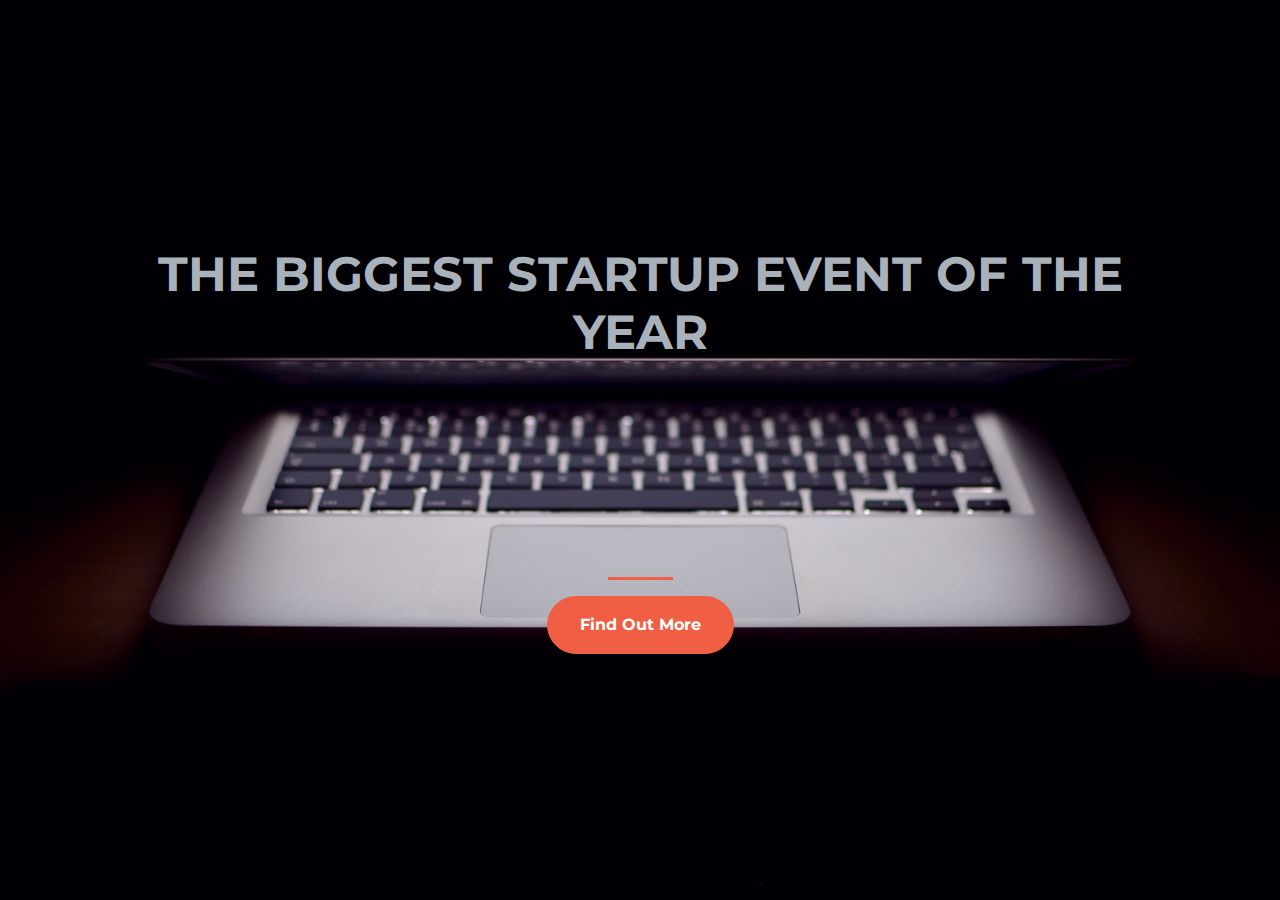
<file: index.html>
<!DOCTYPE html>
<html>
  <head>
    <title>Startup</title>
      <!-- Required meta tags -->
    <meta charset="utf-8">
    <meta name="viewport" content="width=device-width, initial-scale=1, shrink-to-fit=no">


    <!-- Google Fonts -->
    <link href="https://fonts.googleapis.com/css?family=Montserrat" rel="stylesheet">

    <!-- Bootstrap CSS from a CDN. This way you don't have to include the bootstrap file yourself -->
    <link rel="stylesheet" href="https://stackpath.bootstrapcdn.com/bootstrap/4.3.1/css/bootstrap.min.css" integrity="sha384-ggOyR0iXCbMQv3Xipma34MD+dH/1fQ784/j6cY/iJTQUOhcWr7x9JvoRxT2MZw1T" crossorigin="anonymous">
    
    <!-- Your own stylesheet -->
    <link rel="stylesheet" type="text/css" href="style.css">
  </head>
  <body>
    <div class="container d-flex align-items-center h-100">
      <div class="row">
        <header class="text-center col-12">
          <h1 class="text-uppercase"><strong>The Biggest Startup Event of the Year</strong></h1>
        </header>
        <div class="buffer col-12"></div>
        <section class="text-center col-12">
          <hr>
          <a href ="https://mailchi.mp/fe6eb6f8bd04/home">
          <button class="btn btn-primary btn-xl">Find Out More</button>
        </a>
        </section>
      </div>
    </div>
  </body>
</html>
</file>
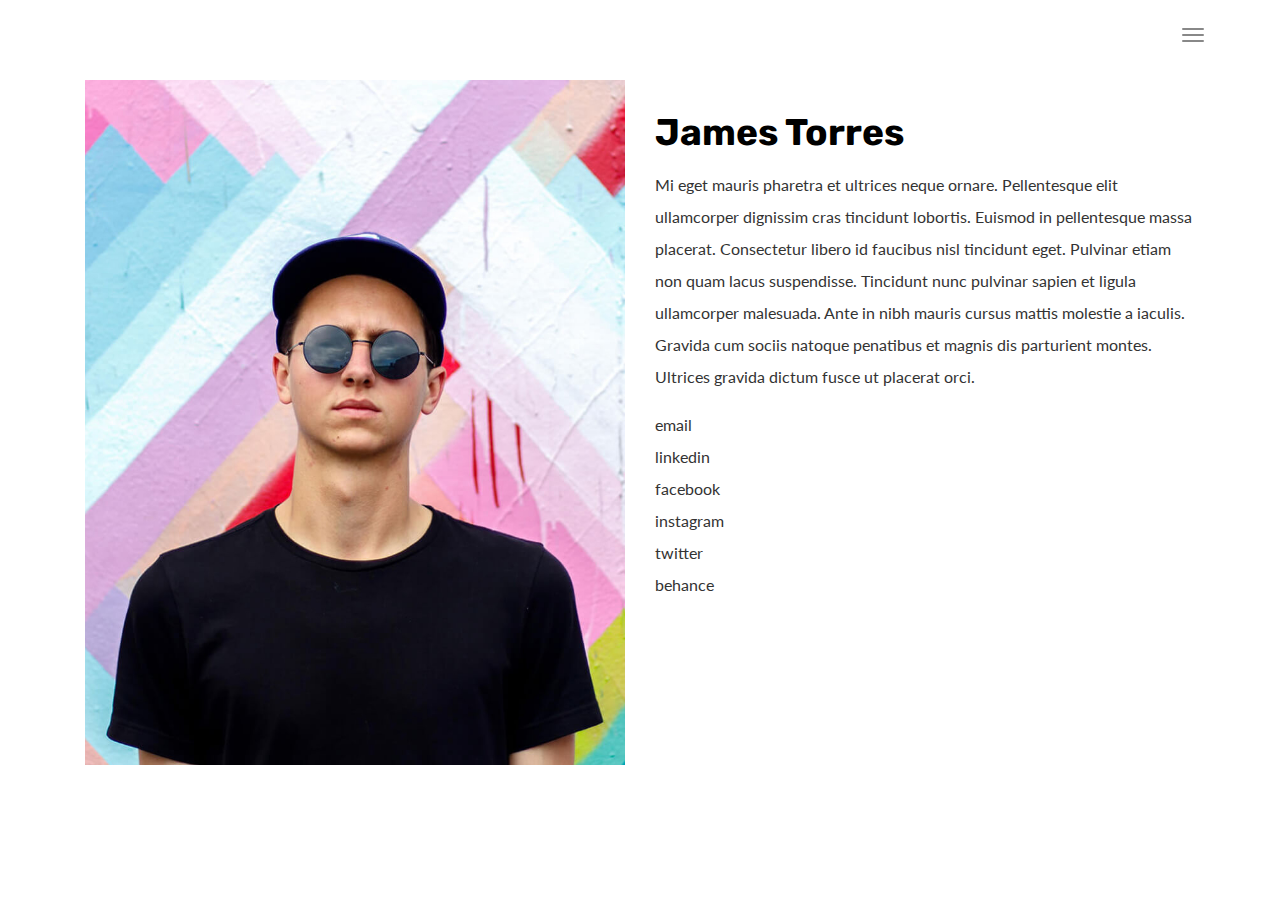
<file: about.html>
<!DOCTYPE html>
<html lang="en">

<head>
  <meta charset="UTF-8">
  <meta content="IE=edge" http-equiv="X-UA-Compatible">
  <meta content="width=device-width,initial-scale=1" name="viewport">
  <meta content="description" name="description">
  <meta name="google" content="notranslate" />
  <meta content="Mashup templates have been developped by Orson.io team" name="author">

  <!-- Disable tap highlight on IE -->
  <meta name="msapplication-tap-highlight" content="no">
  
  <link rel="apple-touch-icon" sizes="180x180" href="./assets/apple-icon-180x180.png">
  <link href="./assets/favicon.ico" rel="icon">
  
  <title>Title page</title>  

<link href="./main.3da94fde.css" rel="stylesheet"></head>

<body>

<!-- Add your content of header -->

<header>
  <nav class="navbar navbar-fixed-top navbar-default">
    <div class="container">
        <button type="button" class="navbar-toggle">
          <span class="sr-only">Toggle navigation</span>
          <span class="icon-bar"></span>
          <span class="icon-bar"></span>
          <span class="icon-bar"></span>
        </button>
        
      <nav class="navbar-fullscreen" id="navbar-middle">
        <button type="button" class="close" aria-label="Close"><span aria-hidden="true">&times;</span></button>
        <ul class="navbar-fullscreen-links">
          <li><a href="./index.html" title="">Home</a></li>
          <li><a href="./project.html" title="">Project</a></li>
          <li><a href="./about.html" title="">About me</a></li>
          <li><a href="./components.html" title="">Components</a></li>
        </ul>

        <div class="footer-container">
           
          <p><small>© Untitled | Website created with <a href="http://www.mashup-template.com/" title="Create website with free html template">Mashup Template</a>/<a href="https://www.unsplash.com/" title="Beautiful Free Images">Unsplash</a></small></p>
          <p class="footer-share-icons">
              <a href="https://www.twitter.com" class="fa-icon" title="">
                  <i class="fa fa-twitter" aria-hidden="true"></i>
              </a>
              <a href="https://www.linkedin.com" class="fa-icon" title="">
                  <i class="fa fa-instagram" aria-hidden="true"></i>
              </a>
              <a href="https://www.behance.com" class="fa-icon" title="">
                  <i class="fa fa-behance" aria-hidden="true"></i>
              </a>
              <a href="https://www.vimeo.com" class="fa-icon" title="">
                  <i class="fa fa-vimeo" aria-hidden="true"></i>
              </a>
          </p>
                       
        </div>


      </nav> 
    
    </div>
  </nav>
</header>
<div class="section-container content-container">
    <div class="container">
        <div class="row">
            <div class="col-xs-12">
                <div class="col-md-6">
                    <img src="./assets/images/img-profil.jpg" class="img-responsive" alt=""> 
                </div>
                <div class="col-md-6">
                    <h1 class="h2">James Torres</h1>
                    <p>Mi eget mauris pharetra et ultrices neque ornare. Pellentesque elit ullamcorper dignissim cras tincidunt
                        lobortis. Euismod in pellentesque massa placerat. Consectetur libero id faucibus nisl tincidunt eget.
                        Pulvinar etiam non quam lacus suspendisse. Tincidunt nunc pulvinar sapien et ligula ullamcorper malesuada.
                        Ante in nibh mauris cursus mattis molestie a iaculis. Gravida cum sociis natoque penatibus et magnis
                        dis parturient montes. Ultrices gravida dictum fusce ut placerat orci.</p>

                    <ul class="list-unstyled">
                        <li>
                            <a href="mailto:myemail@myemail.com" title="" class="link-like-text">email</a>
                        </li>
                        <li>
                            <a href="https://www.linkedin.com/" title="" class="link-like-text">linkedin</a>
                        </li>
                        <li>
                            <a href="https://www.facebook.com/" title="" class="link-like-text">facebook</a>
                        </li>
                        <li>
                            <a href="https://www.instagram.com/" title="" class="link-like-text">instagram</a>
                        </li>
                        <li>
                            <a href="https://twitter.com/" title="" class="link-like-text">twitter</a>
                        </li>
                        <li>
                            <a href="https://www.behance.net" title="" class="link-like-text">behance</a>
                        </li>
                    </ul>
                </div>
            </div>
        </div>
    </div>
</div>




<script>
    document.addEventListener("DOMContentLoaded", function (event) {
      navbarToggleSidebar();
      closeMenuBeforeGoingToPage();
      navActivePage();
    });
</script>
 <script type="text/javascript" src="./main.4c6e144e.js"></script></body>

</html>
</file>
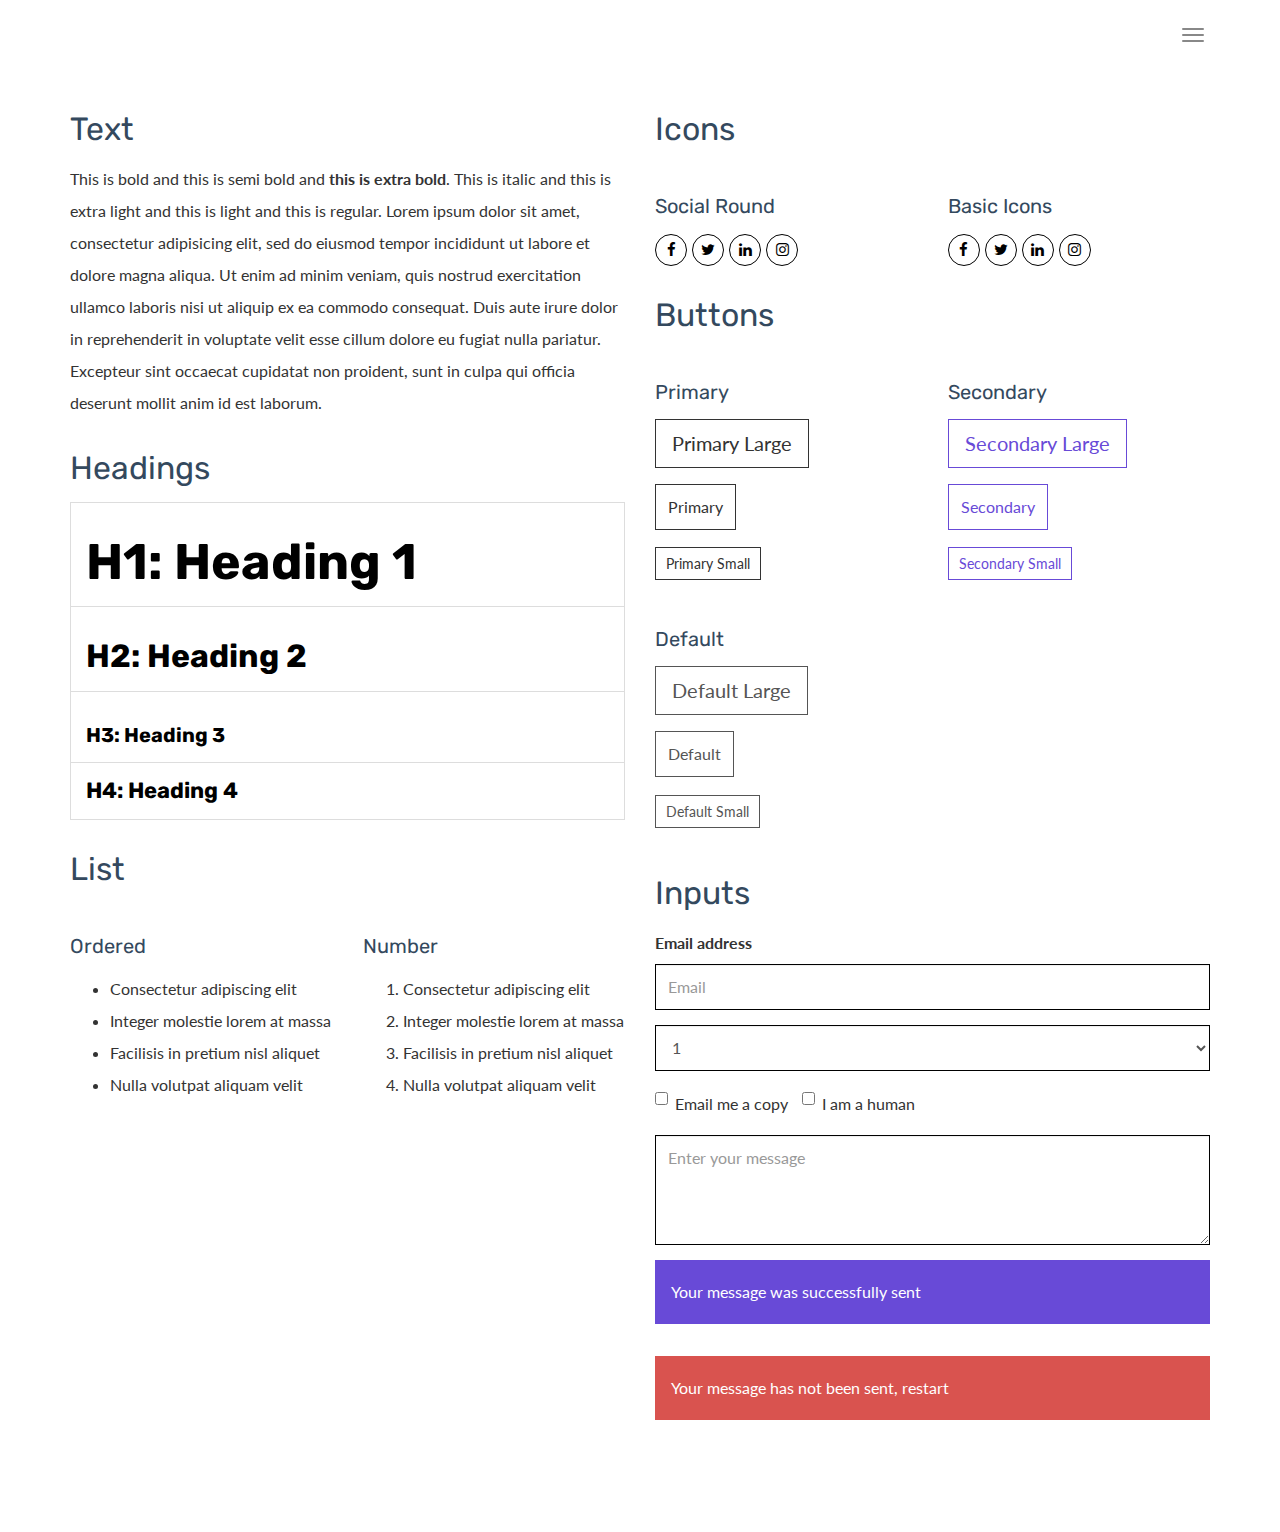
<file: components.html>
<!DOCTYPE html>
<html lang="en">

<head>
  <meta charset="UTF-8">
  <meta content="IE=edge" http-equiv="X-UA-Compatible">
  <meta content="width=device-width,initial-scale=1" name="viewport">
  <meta content="description" name="description">
  <meta name="google" content="notranslate" />
  <meta content="Mashup templates have been developped by Orson.io team" name="author">

  <!-- Disable tap highlight on IE -->
  <meta name="msapplication-tap-highlight" content="no">
  
  <link rel="apple-touch-icon" sizes="180x180" href="./assets/apple-icon-180x180.png">
  <link href="./assets/favicon.ico" rel="icon">
  
  <title>Title page</title>  

<link href="./main.3da94fde.css" rel="stylesheet"></head>

<body>

 <!-- Add your content of header -->

<header>
  <nav class="navbar navbar-fixed-top navbar-default">
    <div class="container">
        <button type="button" class="navbar-toggle">
          <span class="sr-only">Toggle navigation</span>
          <span class="icon-bar"></span>
          <span class="icon-bar"></span>
          <span class="icon-bar"></span>
        </button>
        
      <nav class="navbar-fullscreen" id="navbar-middle">
        <button type="button" class="close" aria-label="Close"><span aria-hidden="true">&times;</span></button>
        <ul class="navbar-fullscreen-links">
          <li><a href="./index.html" title="">Home</a></li>
          <li><a href="./project.html" title="">Project</a></li>
          <li><a href="./about.html" title="">About me</a></li>
          <li><a href="./components.html" title="">Components</a></li>
        </ul>

        <div class="footer-container">
           
          <p><small>© Untitled | Website created with <a href="http://www.mashup-template.com/" title="Create website with free html template">Mashup Template</a>/<a href="https://www.unsplash.com/" title="Beautiful Free Images">Unsplash</a></small></p>
          <p class="footer-share-icons">
              <a href="https://www.twitter.com" class="fa-icon" title="">
                  <i class="fa fa-twitter" aria-hidden="true"></i>
              </a>
              <a href="https://www.linkedin.com" class="fa-icon" title="">
                  <i class="fa fa-instagram" aria-hidden="true"></i>
              </a>
              <a href="https://www.behance.com" class="fa-icon" title="">
                  <i class="fa fa-behance" aria-hidden="true"></i>
              </a>
              <a href="https://www.vimeo.com" class="fa-icon" title="">
                  <i class="fa fa-vimeo" aria-hidden="true"></i>
              </a>
          </p>
                       
        </div>


      </nav> 
    
    </div>
  </nav>
</header>

<div class="section-container">
  <!-- Add your site or app content here -->
  <div class="container">
    <div class="row">
      <div class="col-xs-12 col-md-6">

        <div class="template-example">
          <h2 class="template-title-example">Text</h2>
          <p>This is bold and this is semi bold and <b>this is extra bold</b>. This is italic and this is extra light and this is light
          and this is regular. Lorem ipsum dolor sit amet, consectetur adipisicing elit, sed do eiusmod
          tempor incididunt ut labore et dolore magna aliqua. Ut enim ad minim veniam,
          quis nostrud exercitation ullamco laboris nisi ut aliquip ex ea commodo
          consequat. Duis aute irure dolor in <a href="" title="">reprehenderit</a> in voluptate velit esse
          cillum dolore eu fugiat nulla pariatur. Excepteur sint occaecat cupidatat non
          proident, sunt in culpa qui officia deserunt mollit anim id est laborum.
          </p>
        </div>

        <div class="template-example">
          <h2 class="template-title-example">Headings</h2>
          
          <table class="table table-bordered">
            <tr><td><h1>H1: Heading 1</h1></td></tr>
            <tr><td><h2>H2: Heading 2</h2></td></tr>
            <tr><td><h3>H3: Heading 3</h3></td></tr>
            <tr><td><h4>H4: Heading 4</h4></td></tr>
          </table>
        </div>

        <div class="template-example">
          <h2 class="template-title-example">List</h2>
          <div class="row">
            <div class="col-md-6">
              <h3 class="template-title-example">Ordered</h3>
              <ul>
                <li>Consectetur adipiscing elit</li>
                <li>Integer molestie lorem at massa</li>
                <li>Facilisis in pretium nisl aliquet</li>
                <li>Nulla volutpat aliquam velit</li>
              </ul>
            </div>
            <div class="col-md-6">
              <h3 class="template-title-example">Number</h3>
              <ol>
                <li>Consectetur adipiscing elit</li>
                <li>Integer molestie lorem at massa</li>
                <li>Facilisis in pretium nisl aliquet</li>
                <li>Nulla volutpat aliquam velit</li>
              </ol>
            </div>
          </div>
        </div>

        
      </div>

      <div class="col-xs-12 col-md-6">
        <div class="template-example">
          <h2 class="template-title-example">Icons</h2>
          
          <div class="row">
            <div class="col-md-6">
              <h3 class="template-title-example">Social Round</h2>
              <ul class="list-icons">
                <li>
                  <a href="" class="social-round-icon fa-icon">
                    <i class="fa fa-facebook"></i>
                  </a>
                </li>
                <li>
                  <a href="" class="social-round-icon fa-icon">
                    <i class="fa fa-twitter"></i>
                  </a>
                </li>
                <li>
                  <a href="" class="social-round-icon fa-icon">
                    <i class="fa fa-linkedin"></i>
                  </a>
                </li>
                <li>
                  <a href="" class="social-round-icon fa-icon">
                    <i class="fa fa-instagram"></i>
                  </a>
                </li>
              </ul>
            </div>
            <div class="col-md-6">
               <h3 class="template-title-example">Basic Icons</h2>
                <ul class="list-icons">
                  <li>
                    <span class="fa-icon">
                      <i class="fa fa-facebook"></i>
                    </span>
                  </li>
                  <li>
                    <span class="fa-icon">
                      <i class="fa fa-twitter"></i>
                    </span>
                  </li>
                  <li>
                    <span class="fa-icon">
                      <i class="fa fa-linkedin"></i>
                    </span>
                  </li>
                  <li>
                    <span class="fa-icon">
                      <i class="fa fa-instagram"></i>
                    </span>
                  </li>
                </ul>
            </div>

          </div>


          


        </div>

        <div class="template-example">
          <h2 class="template-title-example">Buttons</h2>
          <div class="row">
            <div class="col-md-6">
              <h3 class="template-title-example">Primary</h2>
              <div class="row">
                  <div class="col-md-6">
                  <p><a href="" class="btn btn-primary btn-lg">Primary Large</a></p>
                  <p><a href="" class="btn btn-primary">Primary </a></p>
                  <p><a href="" class="btn btn-primary btn-sm">Primary Small</a></p>
                </div>
              </div>

              <h3 class="template-title-example">Default</h2>
              <div class="row">
                  <div class="col-md-6">
                  <p><a href="" class="btn btn-default btn-lg">Default Large</a></p>
                  <p><a href="" class="btn btn-default">Default </a></p>
                  <p><a href="" class="btn btn-default btn-sm">Default Small</a></p>
                </div>
              </div>

            </div>

            <div class="col-md-6">
              <h3 class="template-title-example">Secondary</h2>
              <div class="row">
                  <div class="col-md-6">
                  <p><a href="" class="btn btn-info btn-lg">Secondary Large</a></p>
                  <p><a href="" class="btn btn-info">Secondary </a></p>
                  <p><a href="" class="btn btn-info btn-sm">Secondary Small</a></p>
                </div>
              </div>
            </div>
          </div>
        </div>
        
        <div class="template-example">
          <h2 class="template-title-example">Inputs</h2>

            <div class="form-group">
              <label for="exampleInputEmail1">Email address</label>
              <input type="email" class="form-control" id="exampleInputEmail1" placeholder="Email">
            </div>

            <div class="form-group">
              <select class="form-control">
                <option>1</option>
                <option>2</option>
                <option>3</option>
                <option>4</option>
                <option>5</option>
              </select>
            </div>

            <div class="form-group">
              <label class="checkbox-inline">
                <input 
                type="checkbox" id="inlineCheckbox1" value="option1"> Email me a copy
              </label>
              <label class="checkbox-inline">
                <input type="checkbox" id="inlineCheckbox2" value="option2"> I am a human
              </label>
            </div>

            <div class="form-group">
              <textarea class="form-control" rows="3" placeholder="Enter your message"></textarea>
            </div>
            
            <div class="alert alert-success" role="alert">Your message was successfully sent</div>
            <div class="alert alert-danger" role="alert">Your message has not been sent, restart</div>
        </div>




      </div>
    </div>
  </div>

</div>




<script>
    document.addEventListener("DOMContentLoaded", function (event) {
      navbarToggleSidebar();
      closeMenuBeforeGoingToPage();
      navActivePage();
    });
</script>
 <script type="text/javascript" src="./main.4c6e144e.js"></script></body>

</html>
</file>
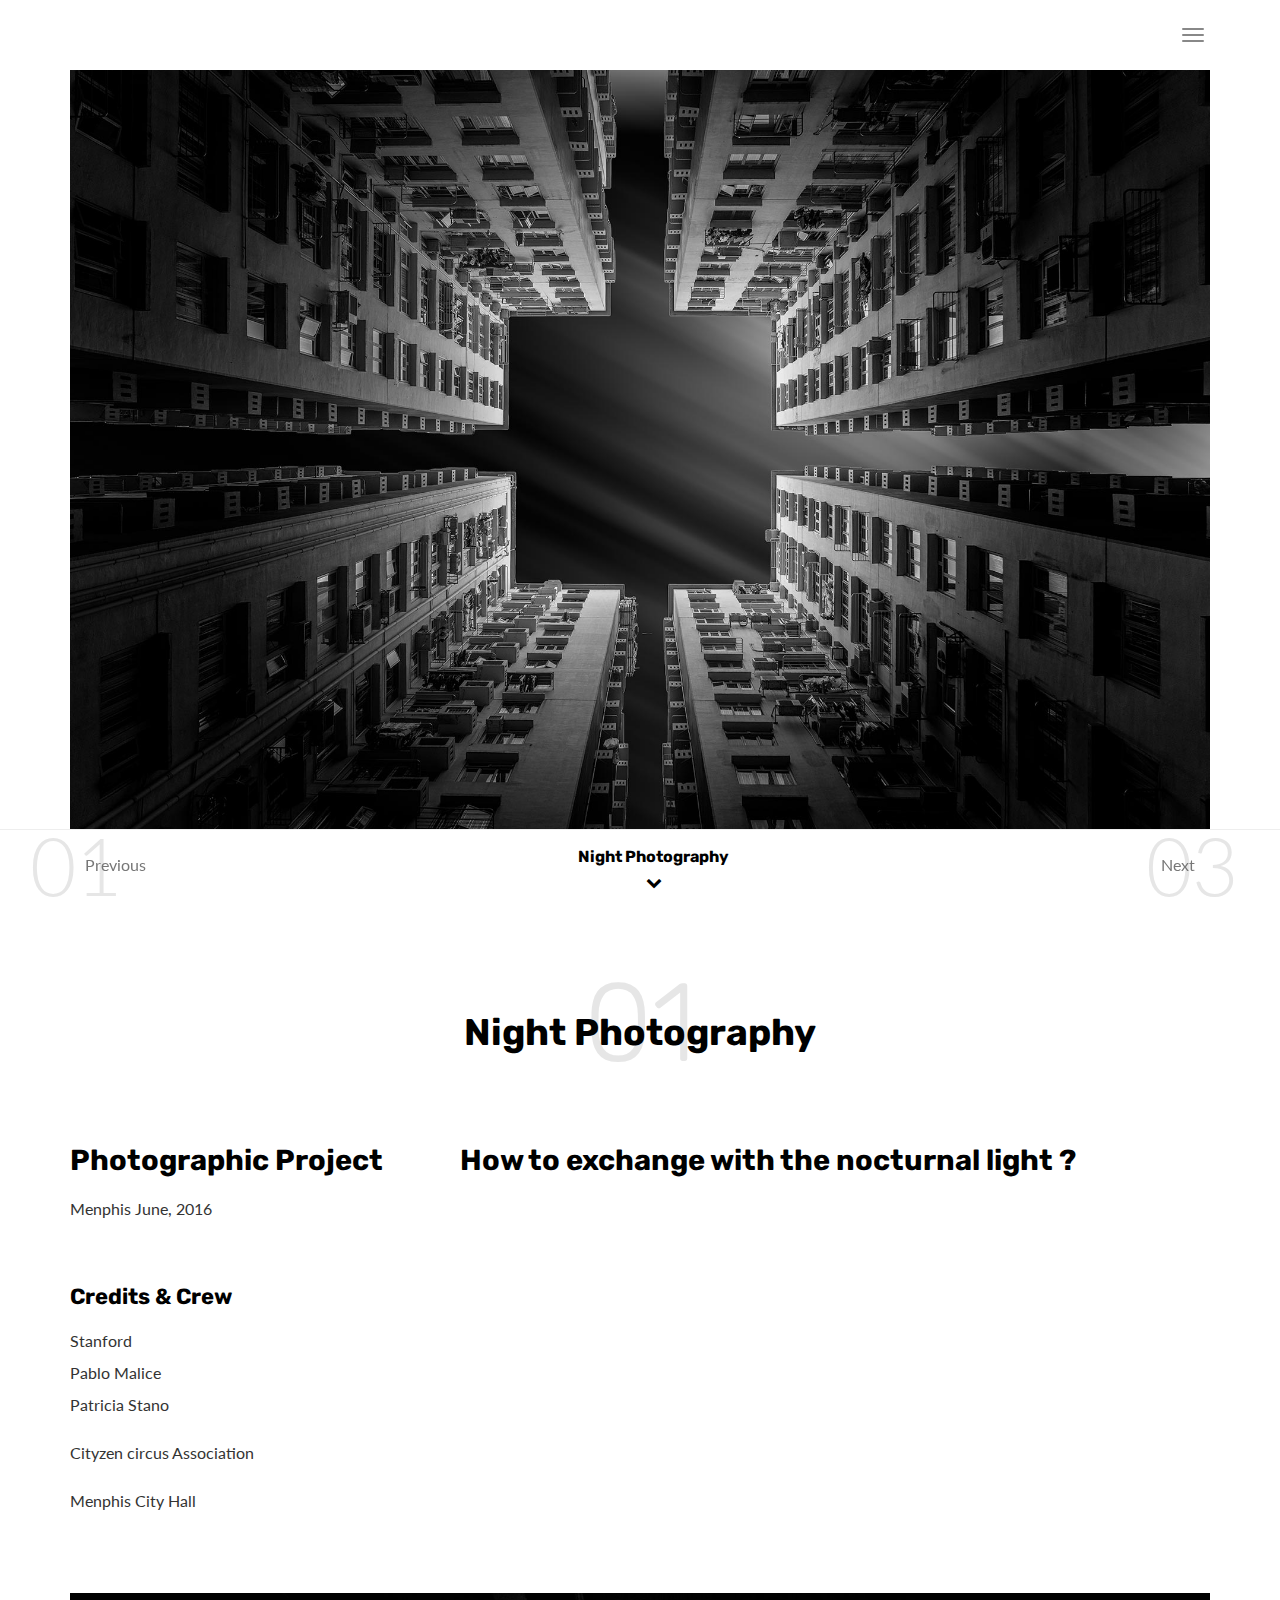
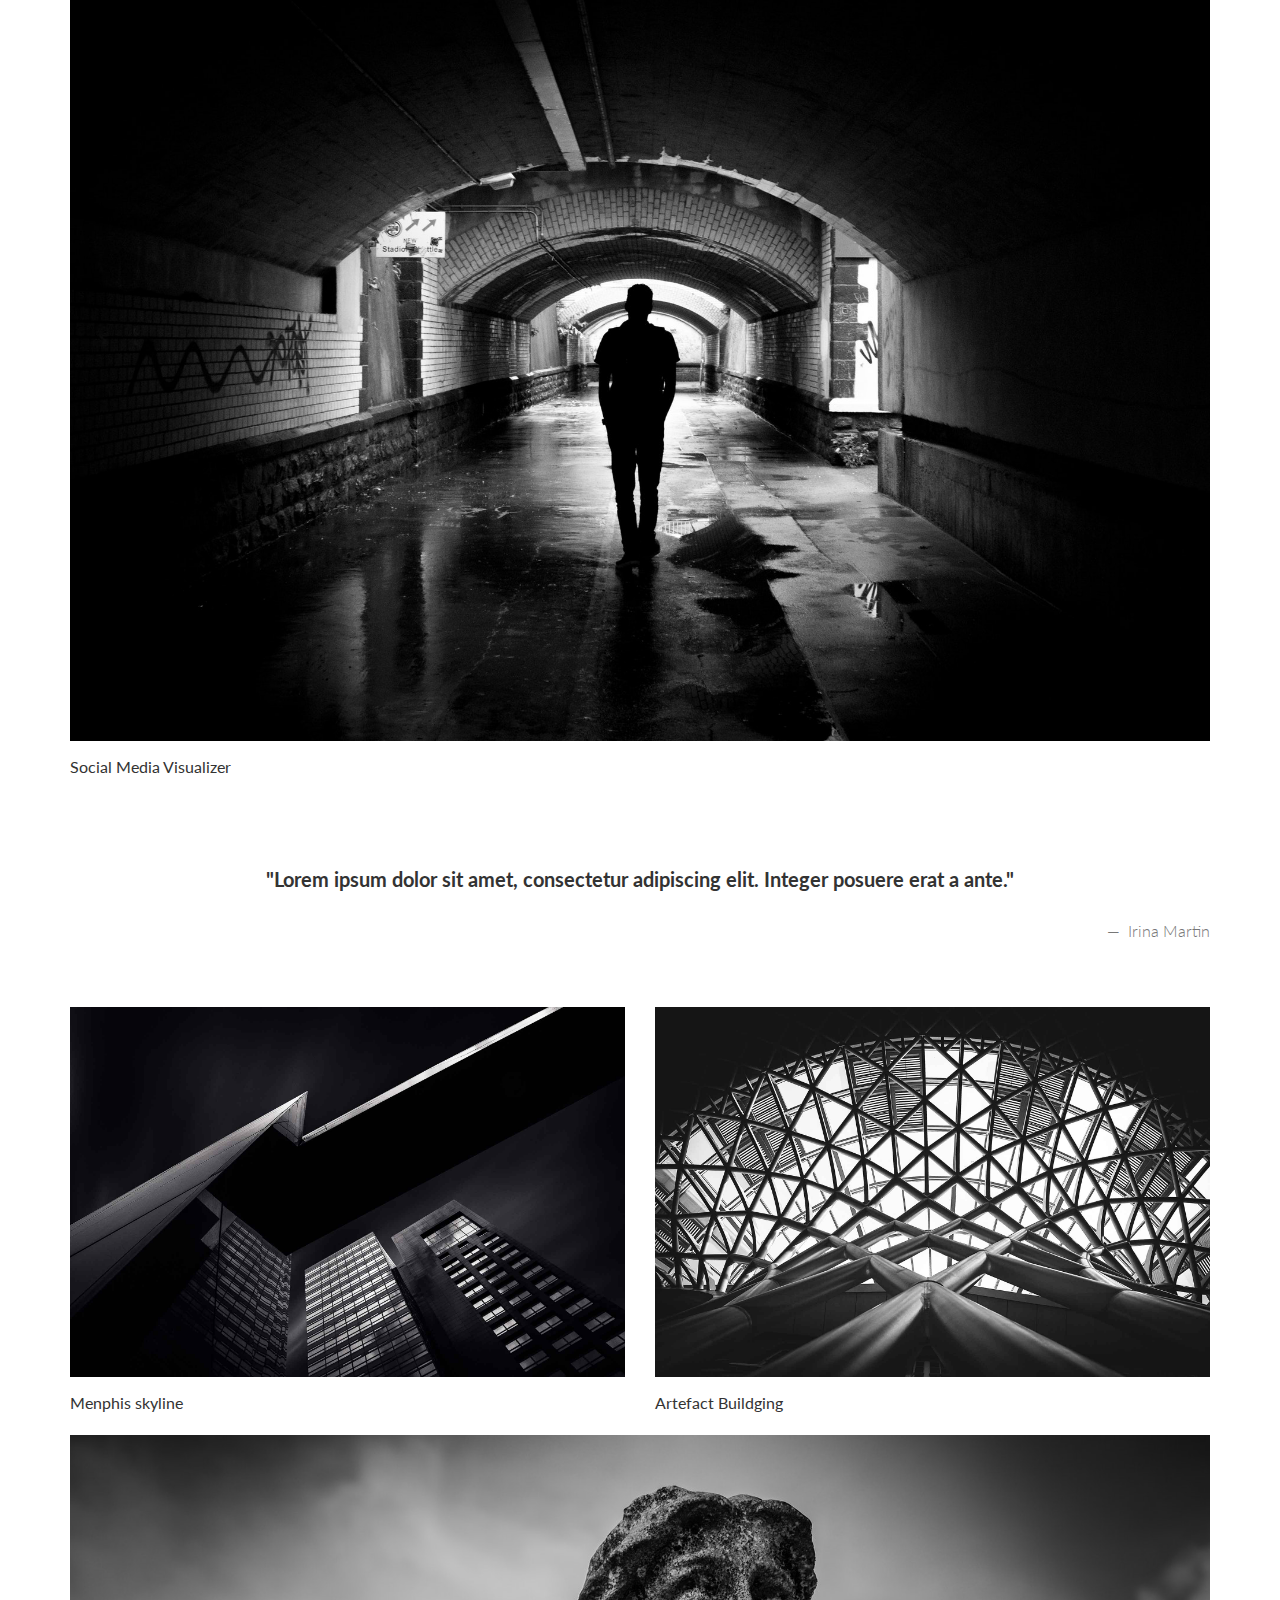
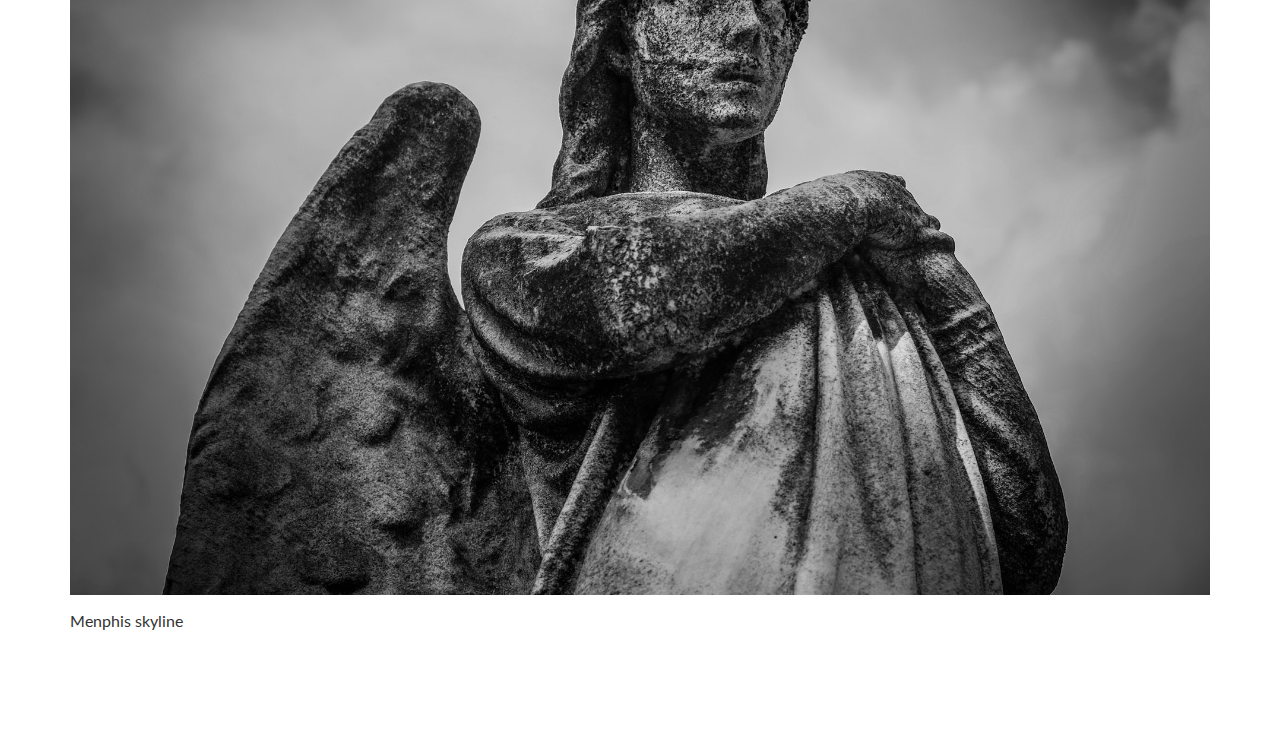
<file: project.html>
<!DOCTYPE html>
<html lang="en">

<head>
  <meta charset="UTF-8">
  <meta content="IE=edge" http-equiv="X-UA-Compatible">
  <meta content="width=device-width,initial-scale=1" name="viewport">
  <meta content="description" name="description">
  <meta name="google" content="notranslate" />
  <meta content="Mashup templates have been developped by Orson.io team" name="author">

  <!-- Disable tap highlight on IE -->
  <meta name="msapplication-tap-highlight" content="no">
  
  <link rel="apple-touch-icon" sizes="180x180" href="./assets/apple-icon-180x180.png">
  <link href="./assets/favicon.ico" rel="icon">
  
  <title>Title page</title>  

<link href="./main.3da94fde.css" rel="stylesheet"></head>

<body>

 <!-- Add your content of header -->

<header>
  <nav class="navbar navbar-fixed-top navbar-default">
    <div class="container">
        <button type="button" class="navbar-toggle">
          <span class="sr-only">Toggle navigation</span>
          <span class="icon-bar"></span>
          <span class="icon-bar"></span>
          <span class="icon-bar"></span>
        </button>
        
      <nav class="navbar-fullscreen" id="navbar-middle">
        <button type="button" class="close" aria-label="Close"><span aria-hidden="true">&times;</span></button>
        <ul class="navbar-fullscreen-links">
          <li><a href="./index.html" title="">Home</a></li>
          <li><a href="./project.html" title="">Project</a></li>
          <li><a href="./about.html" title="">About me</a></li>
          <li><a href="./components.html" title="">Components</a></li>
        </ul>

        <div class="footer-container">
           
          <p><small>© Untitled | Website created with <a href="http://www.mashup-template.com/" title="Create website with free html template">Mashup Template</a>/<a href="https://www.unsplash.com/" title="Beautiful Free Images">Unsplash</a></small></p>
          <p class="footer-share-icons">
              <a href="https://www.twitter.com" class="fa-icon" title="">
                  <i class="fa fa-twitter" aria-hidden="true"></i>
              </a>
              <a href="https://www.linkedin.com" class="fa-icon" title="">
                  <i class="fa fa-instagram" aria-hidden="true"></i>
              </a>
              <a href="https://www.behance.com" class="fa-icon" title="">
                  <i class="fa fa-behance" aria-hidden="true"></i>
              </a>
              <a href="https://www.vimeo.com" class="fa-icon" title="">
                  <i class="fa fa-vimeo" aria-hidden="true"></i>
              </a>
          </p>
                       
        </div>


      </nav> 
    
    </div>
  </nav>
</header>

  
<div class="hero-full-container background-image-container white-text-container" style="background-image:url('./assets/images/img-08.jpg')">
  <div class="container">
    <div class="row">
      <div class="col-xs-12">
        <div class="hero-full-wrapper">
          <div class="text-content  text-center">
          </div>
        </div>
      </div>
    </div>
  </div>
</div>

<div class="section-container">
  <div class="container">
    <div class="row">
      <div class="col-xs-12">
        <div class="text-center section-container-spacer">
          <h2 class="with-project-number"><span class="project-number">01</span>Night Photography</h2>
        </div>
        <div class="row section-container-spacer">
          <div class="col-md-4">
              <div class="section-container-spacer">
                <h3>Photographic Project</h3>
                <p>Menphis June, 2016</p>
              </div>

              <h4>Credits & Crew</h4>
              
              <ul class="list-unstyled">
                <li>Stanford</li> 
                <li>Pablo Malice</li>
                <li>Patricia Stano</li>
              </ul>
              

              <p>Cityzen circus Association</p>
              <p>Menphis City Hall</p>
          </div>
          <div class="col-md-8">
            <h3>How to exchange with the nocturnal light ?</h3>
            <p>
            </p>
          </div>
        </div>


        <img src="./assets/images/img-03.jpg" alt="" class="img-responsive">
        <p>Social Media Visualizer</p>

        <blockquote class="text-center large-spacing">
            <p>"Lorem ipsum dolor sit amet, consectetur adipiscing elit. Integer posuere erat a ante."</p>
            <small class="pull-right">Irina Martin</small>
        </blockquote>
        
        <div class="row">
            <div class="col-md-6">
            <img src="./assets/images/img-02.jpg" class="img-responsive" alt="">
            <p>Menphis skyline</p>
            </div>
            <div class="col-md-6">
            <img src="./assets/images/img-01.jpg" class="img-responsive" alt="">
            <p>Artefact Buildging</p>
            </div>
        </div>

        <img src="./assets/images/img-04.jpg" class="img-responsive" alt="">
        <p>Menphis skyline</p>

      </div>
    </div>
  </div>
</div>

<div class="navbar navbar-default navbar-fixed-bottom">
  <div class="container">
    <div class="row">
      <div class="col-xs-12 text-center">
        <ul class="navbar-nav nav">
          <li>
            <a href="" title="" class="project-nav left"><span class="project-number">01</span>Previous</a>
          </li>
        </ul>
        <p class="h5 navbar-text">Night Photography <i class="fa fa-chevron-down arrow-down" aria-hidden="true"></i></p>

        <ul class="navbar-nav nav navbar-right">
          <li>
            <a href="" title="" class="project-nav right"><span class="project-number">03</span>Next </a>
          </li>
        </ul>
      </div>
    </div>
  </div>
</div>





<script>
    document.addEventListener("DOMContentLoaded", function (event) {
      navbarToggleSidebar();
      closeMenuBeforeGoingToPage();
      navActivePage();
    });
</script>
 <script type="text/javascript" src="./main.4c6e144e.js"></script></body>

</html>
</file>
<file: style.css>
body,
html {
  width: 100%;
  height: 100%;
  font-family: 'Montserrat', sans-serif;
  background: url(header.jpg) no-repeat center center fixed; 
  -webkit-background-size: cover;
  -moz-background-size: cover;
  -o-background-size: cover;
  background-size: cover;
}


h1 {
  font-size: 3rem;
  color: #a9b2bb;
  text-transform: uppercase;
}

hr {
  border-color: #F05F44 ;
  border-width: 3px;
  max-width: 65px;
}

.buffer {
  height: 12rem;
}

.btn {
  font-weight: 700;
  border-radius: 300px;
}

.btn-primary{
  background-color: #F05F44 ;
  border-color: #F05F44;
}

.btn-primary:hover {
  background-color:  #ee4b08;
  border-color: #F05F44;
  border-width: 4px;
}

.btn-xl {
  padding: 1rem 2rem;
}
</file>
<file: main.3da94fde.css>
@import url(https://fonts.googleapis.com/css?family=Lato:300,700|Rubik:400,700);@import url(https://maxcdn.bootstrapcdn.com/font-awesome/4.7.0/css/font-awesome.min.css);/*!
 * Bootstrap v3.3.7 (http://getbootstrap.com)
 * Copyright 2011-2016 Twitter, Inc.
 * Licensed under MIT (https://github.com/twbs/bootstrap/blob/master/LICENSE)
 */
/*! normalize.css v3.0.3 | MIT License | github.com/necolas/normalize.css */html{font-family:sans-serif;-ms-text-size-adjust:100%;-webkit-text-size-adjust:100%}body{margin:0}article,aside,details,figcaption,figure,footer,header,hgroup,main,menu,nav,section,summary{display:block}audio,canvas,progress,video{display:inline-block;vertical-align:baseline}audio:not([controls]){display:none;height:0}[hidden],template{display:none}a{background-color:transparent}a:active,a:hover{outline:0}abbr[title]{border-bottom:1px dotted}b,strong{font-weight:700}dfn{font-style:italic}h1{font-size:2em;margin:.67em 0}mark{background:#ff0;color:#000}small{font-size:80%}sub,sup{font-size:75%;line-height:0;position:relative;vertical-align:baseline}sup{top:-.5em}sub{bottom:-.25em}img{border:0}svg:not(:root){overflow:hidden}figure{margin:1em 40px}hr{box-sizing:content-box;height:0}pre{overflow:auto}code,kbd,pre,samp{font-family:monospace,monospace;font-size:1em}button,input,optgroup,select,textarea{color:inherit;font:inherit;margin:0}button{overflow:visible}button,select{text-transform:none}button,html input[type=button],input[type=reset],input[type=submit]{-webkit-appearance:button;cursor:pointer}button[disabled],html input[disabled]{cursor:default}button::-moz-focus-inner,input::-moz-focus-inner{border:0;padding:0}input{line-height:normal}input[type=checkbox],input[type=radio]{box-sizing:border-box;padding:0}input[type=number]::-webkit-inner-spin-button,input[type=number]::-webkit-outer-spin-button{height:auto}input[type=search]{-webkit-appearance:textfield;box-sizing:content-box}input[type=search]::-webkit-search-cancel-button,input[type=search]::-webkit-search-decoration{-webkit-appearance:none}fieldset{border:1px solid silver;margin:0 2px;padding:.35em .625em .75em}textarea{overflow:auto}optgroup{font-weight:700}table{border-collapse:collapse;border-spacing:0}td,th{padding:0}

/*! Source: https://github.com/h5bp/html5-boilerplate/blob/master/src/css/main.css */@media print{*,:after,:before{background:transparent!important;color:#000!important;box-shadow:none!important;text-shadow:none!important}a,a:visited{text-decoration:underline}a[href]:after{content:" (" attr(href) ")"}abbr[title]:after{content:" (" attr(title) ")"}a[href^="#"]:after,a[href^="javascript:"]:after{content:""}blockquote,pre{border:1px solid #999;page-break-inside:avoid}thead{display:table-header-group}img,tr{page-break-inside:avoid}img{max-width:100%!important}h2,h3,p{orphans:3;widows:3}h2,h3{page-break-after:avoid}.navbar{display:none}.btn>.caret,.dropup>.btn>.caret{border-top-color:#000!important}.label{border:1px solid #000}.table{border-collapse:collapse!important}.table td,.table th{background-color:#fff!important}.table-bordered td,.table-bordered th{border:1px solid #ddd!important}}*,:after,:before{-webkit-box-sizing:border-box;-moz-box-sizing:border-box;box-sizing:border-box}html{font-size:10px;-webkit-tap-highlight-color:transparent}body{font-family:Lato,Helvetica,Arial,sans-serif;font-size:16px;line-height:2;color:#333;background-color:#fff}button,input,select,textarea{font-family:inherit;font-size:inherit;line-height:inherit}a{color:#333;text-decoration:none}a:focus,a:hover{color:#0d0d0d;text-decoration:underline}a:focus{outline:5px auto -webkit-focus-ring-color;outline-offset:-2px}figure{margin:0}img{vertical-align:middle}.img-responsive{display:block;max-width:100%;height:auto}.img-rounded{border-radius:0}.img-thumbnail{padding:4px;line-height:2;background-color:#fff;border:1px solid #ddd;border-radius:0;-webkit-transition:all .2s ease-in-out;-o-transition:all .2s ease-in-out;transition:all .2s ease-in-out;display:inline-block;max-width:100%;height:auto}.img-circle{border-radius:50%}hr{margin-top:32px;margin-bottom:32px;border:0;border-top:1px solid #eee}.sr-only{position:absolute;width:1px;height:1px;margin:-1px;padding:0;overflow:hidden;clip:rect(0,0,0,0);border:0}.sr-only-focusable:active,.sr-only-focusable:focus{position:static;width:auto;height:auto;margin:0;overflow:visible;clip:auto}[role=button]{cursor:pointer}.h1,.h2,.h3,.h4,.h5,.h6,h1,h2,h3,h4,h5,h6{font-family:Rubik,Helvetica,Arial,sans-serif;font-weight:700;line-height:1.1;color:#000}.h1 .small,.h1 small,.h2 .small,.h2 small,.h3 .small,.h3 small,.h4 .small,.h4 small,.h5 .small,.h5 small,.h6 .small,.h6 small,h1 .small,h1 small,h2 .small,h2 small,h3 .small,h3 small,h4 .small,h4 small,h5 .small,h5 small,h6 .small,h6 small{font-weight:400;line-height:1;color:#777}.h1,.h2,.h3,h1,h2,h3{margin-top:32px;margin-bottom:16px}.h1 .small,.h1 small,.h2 .small,.h2 small,.h3 .small,.h3 small,h1 .small,h1 small,h2 .small,h2 small,h3 .small,h3 small{font-size:65%}.h4,.h5,.h6,h4,h5,h6{margin-top:16px;margin-bottom:16px}.h4 .small,.h4 small,.h5 .small,.h5 small,.h6 .small,.h6 small,h4 .small,h4 small,h5 .small,h5 small,h6 .small,h6 small{font-size:75%}.h1,h1{font-size:50px}.h2,h2{font-size:37px}.h3,h3{font-size:29px}.h4,h4{font-size:22px}.h5,h5{font-size:16px}.h6,h6{font-size:14px}p{margin:0 0 16px}.lead{margin-bottom:32px;font-size:18px;font-weight:300;line-height:1.4}@media (min-width:768px){.lead{font-size:24px}}.small,small{font-size:87%}.mark,mark{background-color:#fcf8e3;padding:.2em}.text-left{text-align:left}.text-right{text-align:right}.text-center{text-align:center}.text-justify{text-align:justify}.text-nowrap{white-space:nowrap}.text-lowercase{text-transform:lowercase}.initialism,.text-uppercase{text-transform:uppercase}.text-capitalize{text-transform:capitalize}.text-muted{color:#777}.text-primary{color:#333}a.text-primary:focus,a.text-primary:hover{color:#1a1a1a}.text-success{color:#fff}a.text-success:focus,a.text-success:hover{color:#e6e6e6}.text-info{color:#31708f}a.text-info:focus,a.text-info:hover{color:#245269}.text-warning{color:#8a6d3b}a.text-warning:focus,a.text-warning:hover{color:#66512c}.text-danger{color:#fff}a.text-danger:focus,a.text-danger:hover{color:#e6e6e6}.bg-primary{color:#fff;background-color:#333}a.bg-primary:focus,a.bg-primary:hover{background-color:#1a1a1a}.bg-success{background-color:#684ad7}a.bg-success:focus,a.bg-success:hover{background-color:#4b2bc3}.bg-info{background-color:#d9edf7}a.bg-info:focus,a.bg-info:hover{background-color:#afd9ee}.bg-warning{background-color:#fcf8e3}a.bg-warning:focus,a.bg-warning:hover{background-color:#f7ecb5}.bg-danger{background-color:#d9534f}a.bg-danger:focus,a.bg-danger:hover{background-color:#c9302c}.page-header{padding-bottom:15px;margin:64px 0 32px;border-bottom:1px solid #eee}ol,ul{margin-top:0;margin-bottom:16px}ol ol,ol ul,ul ol,ul ul{margin-bottom:0}.list-inline,.list-unstyled{padding-left:0;list-style:none}.list-inline{margin-left:-5px}.list-inline>li{display:inline-block;padding-left:5px;padding-right:5px}dl{margin-top:0;margin-bottom:32px}dd,dt{line-height:2}dt{font-weight:700}dd{margin-left:0}.dl-horizontal dd:after,.dl-horizontal dd:before{content:" ";display:table}.dl-horizontal dd:after{clear:both}@media (min-width:768px){.dl-horizontal dt{float:left;width:160px;clear:left;text-align:right;overflow:hidden;text-overflow:ellipsis;white-space:nowrap}.dl-horizontal dd{margin-left:180px}}abbr[data-original-title],abbr[title]{cursor:help;border-bottom:1px dotted #777}.initialism{font-size:90%}blockquote{padding:16px 32px;margin:0 0 32px;font-size:20px;border-left:5px solid #eee}blockquote ol:last-child,blockquote p:last-child,blockquote ul:last-child{margin-bottom:0}blockquote .small,blockquote footer,blockquote small{display:block;font-size:80%;line-height:2;color:#777}blockquote .small:before,blockquote footer:before,blockquote small:before{content:"\2014   \A0"}.blockquote-reverse,blockquote.pull-right{padding-right:15px;padding-left:0;border-right:5px solid #eee;border-left:0;text-align:right}.blockquote-reverse .small:before,.blockquote-reverse footer:before,.blockquote-reverse small:before,blockquote.pull-right .small:before,blockquote.pull-right footer:before,blockquote.pull-right small:before{content:""}.blockquote-reverse .small:after,.blockquote-reverse footer:after,.blockquote-reverse small:after,blockquote.pull-right .small:after,blockquote.pull-right footer:after,blockquote.pull-right small:after{content:"\A0   \2014"}address{margin-bottom:32px;font-style:normal;line-height:2}code,kbd,pre,samp{font-family:Menlo,Monaco,Consolas,Courier New,monospace}code{color:#c7254e;background-color:#f9f2f4}code,kbd{padding:2px 4px;font-size:90%;border-radius:0}kbd{color:#fff;background-color:#333;box-shadow:inset 0 -1px 0 rgba(0,0,0,.25)}kbd kbd{padding:0;font-size:100%;font-weight:700;box-shadow:none}pre{display:block;padding:15.5px;margin:0 0 16px;font-size:15px;line-height:2;word-break:break-all;word-wrap:break-word;color:#333;background-color:#f5f5f5;border:1px solid #ccc;border-radius:0}pre code{padding:0;font-size:inherit;color:inherit;white-space:pre-wrap;background-color:transparent;border-radius:0}.pre-scrollable{max-height:340px;overflow-y:scroll}.container{margin-right:auto;margin-left:auto;padding-left:15px;padding-right:15px}.container:after,.container:before{content:" ";display:table}.container:after{clear:both}@media (min-width:768px){.container{width:750px}}@media (min-width:992px){.container{width:970px}}@media (min-width:1200px){.container{width:1170px}}.container-fluid{margin-right:auto;margin-left:auto;padding-left:15px;padding-right:15px}.container-fluid:after,.container-fluid:before{content:" ";display:table}.container-fluid:after{clear:both}.row{margin-left:-15px;margin-right:-15px}.row:after,.row:before{content:" ";display:table}.row:after{clear:both}.col-lg-1,.col-lg-2,.col-lg-3,.col-lg-4,.col-lg-5,.col-lg-6,.col-lg-7,.col-lg-8,.col-lg-9,.col-lg-10,.col-lg-11,.col-lg-12,.col-md-1,.col-md-2,.col-md-3,.col-md-4,.col-md-5,.col-md-6,.col-md-7,.col-md-8,.col-md-9,.col-md-10,.col-md-11,.col-md-12,.col-sm-1,.col-sm-2,.col-sm-3,.col-sm-4,.col-sm-5,.col-sm-6,.col-sm-7,.col-sm-8,.col-sm-9,.col-sm-10,.col-sm-11,.col-sm-12,.col-xs-1,.col-xs-2,.col-xs-3,.col-xs-4,.col-xs-5,.col-xs-6,.col-xs-7,.col-xs-8,.col-xs-9,.col-xs-10,.col-xs-11,.col-xs-12{position:relative;min-height:1px;padding-left:15px;padding-right:15px}.col-xs-1,.col-xs-2,.col-xs-3,.col-xs-4,.col-xs-5,.col-xs-6,.col-xs-7,.col-xs-8,.col-xs-9,.col-xs-10,.col-xs-11,.col-xs-12{float:left}.col-xs-1{width:8.33333%}.col-xs-2{width:16.66667%}.col-xs-3{width:25%}.col-xs-4{width:33.33333%}.col-xs-5{width:41.66667%}.col-xs-6{width:50%}.col-xs-7{width:58.33333%}.col-xs-8{width:66.66667%}.col-xs-9{width:75%}.col-xs-10{width:83.33333%}.col-xs-11{width:91.66667%}.col-xs-12{width:100%}.col-xs-pull-0{right:auto}.col-xs-pull-1{right:8.33333%}.col-xs-pull-2{right:16.66667%}.col-xs-pull-3{right:25%}.col-xs-pull-4{right:33.33333%}.col-xs-pull-5{right:41.66667%}.col-xs-pull-6{right:50%}.col-xs-pull-7{right:58.33333%}.col-xs-pull-8{right:66.66667%}.col-xs-pull-9{right:75%}.col-xs-pull-10{right:83.33333%}.col-xs-pull-11{right:91.66667%}.col-xs-pull-12{right:100%}.col-xs-push-0{left:auto}.col-xs-push-1{left:8.33333%}.col-xs-push-2{left:16.66667%}.col-xs-push-3{left:25%}.col-xs-push-4{left:33.33333%}.col-xs-push-5{left:41.66667%}.col-xs-push-6{left:50%}.col-xs-push-7{left:58.33333%}.col-xs-push-8{left:66.66667%}.col-xs-push-9{left:75%}.col-xs-push-10{left:83.33333%}.col-xs-push-11{left:91.66667%}.col-xs-push-12{left:100%}.col-xs-offset-0{margin-left:0}.col-xs-offset-1{margin-left:8.33333%}.col-xs-offset-2{margin-left:16.66667%}.col-xs-offset-3{margin-left:25%}.col-xs-offset-4{margin-left:33.33333%}.col-xs-offset-5{margin-left:41.66667%}.col-xs-offset-6{margin-left:50%}.col-xs-offset-7{margin-left:58.33333%}.col-xs-offset-8{margin-left:66.66667%}.col-xs-offset-9{margin-left:75%}.col-xs-offset-10{margin-left:83.33333%}.col-xs-offset-11{margin-left:91.66667%}.col-xs-offset-12{margin-left:100%}@media (min-width:768px){.col-sm-1,.col-sm-2,.col-sm-3,.col-sm-4,.col-sm-5,.col-sm-6,.col-sm-7,.col-sm-8,.col-sm-9,.col-sm-10,.col-sm-11,.col-sm-12{float:left}.col-sm-1{width:8.33333%}.col-sm-2{width:16.66667%}.col-sm-3{width:25%}.col-sm-4{width:33.33333%}.col-sm-5{width:41.66667%}.col-sm-6{width:50%}.col-sm-7{width:58.33333%}.col-sm-8{width:66.66667%}.col-sm-9{width:75%}.col-sm-10{width:83.33333%}.col-sm-11{width:91.66667%}.col-sm-12{width:100%}.col-sm-pull-0{right:auto}.col-sm-pull-1{right:8.33333%}.col-sm-pull-2{right:16.66667%}.col-sm-pull-3{right:25%}.col-sm-pull-4{right:33.33333%}.col-sm-pull-5{right:41.66667%}.col-sm-pull-6{right:50%}.col-sm-pull-7{right:58.33333%}.col-sm-pull-8{right:66.66667%}.col-sm-pull-9{right:75%}.col-sm-pull-10{right:83.33333%}.col-sm-pull-11{right:91.66667%}.col-sm-pull-12{right:100%}.col-sm-push-0{left:auto}.col-sm-push-1{left:8.33333%}.col-sm-push-2{left:16.66667%}.col-sm-push-3{left:25%}.col-sm-push-4{left:33.33333%}.col-sm-push-5{left:41.66667%}.col-sm-push-6{left:50%}.col-sm-push-7{left:58.33333%}.col-sm-push-8{left:66.66667%}.col-sm-push-9{left:75%}.col-sm-push-10{left:83.33333%}.col-sm-push-11{left:91.66667%}.col-sm-push-12{left:100%}.col-sm-offset-0{margin-left:0}.col-sm-offset-1{margin-left:8.33333%}.col-sm-offset-2{margin-left:16.66667%}.col-sm-offset-3{margin-left:25%}.col-sm-offset-4{margin-left:33.33333%}.col-sm-offset-5{margin-left:41.66667%}.col-sm-offset-6{margin-left:50%}.col-sm-offset-7{margin-left:58.33333%}.col-sm-offset-8{margin-left:66.66667%}.col-sm-offset-9{margin-left:75%}.col-sm-offset-10{margin-left:83.33333%}.col-sm-offset-11{margin-left:91.66667%}.col-sm-offset-12{margin-left:100%}}@media (min-width:992px){.col-md-1,.col-md-2,.col-md-3,.col-md-4,.col-md-5,.col-md-6,.col-md-7,.col-md-8,.col-md-9,.col-md-10,.col-md-11,.col-md-12{float:left}.col-md-1{width:8.33333%}.col-md-2{width:16.66667%}.col-md-3{width:25%}.col-md-4{width:33.33333%}.col-md-5{width:41.66667%}.col-md-6{width:50%}.col-md-7{width:58.33333%}.col-md-8{width:66.66667%}.col-md-9{width:75%}.col-md-10{width:83.33333%}.col-md-11{width:91.66667%}.col-md-12{width:100%}.col-md-pull-0{right:auto}.col-md-pull-1{right:8.33333%}.col-md-pull-2{right:16.66667%}.col-md-pull-3{right:25%}.col-md-pull-4{right:33.33333%}.col-md-pull-5{right:41.66667%}.col-md-pull-6{right:50%}.col-md-pull-7{right:58.33333%}.col-md-pull-8{right:66.66667%}.col-md-pull-9{right:75%}.col-md-pull-10{right:83.33333%}.col-md-pull-11{right:91.66667%}.col-md-pull-12{right:100%}.col-md-push-0{left:auto}.col-md-push-1{left:8.33333%}.col-md-push-2{left:16.66667%}.col-md-push-3{left:25%}.col-md-push-4{left:33.33333%}.col-md-push-5{left:41.66667%}.col-md-push-6{left:50%}.col-md-push-7{left:58.33333%}.col-md-push-8{left:66.66667%}.col-md-push-9{left:75%}.col-md-push-10{left:83.33333%}.col-md-push-11{left:91.66667%}.col-md-push-12{left:100%}.col-md-offset-0{margin-left:0}.col-md-offset-1{margin-left:8.33333%}.col-md-offset-2{margin-left:16.66667%}.col-md-offset-3{margin-left:25%}.col-md-offset-4{margin-left:33.33333%}.col-md-offset-5{margin-left:41.66667%}.col-md-offset-6{margin-left:50%}.col-md-offset-7{margin-left:58.33333%}.col-md-offset-8{margin-left:66.66667%}.col-md-offset-9{margin-left:75%}.col-md-offset-10{margin-left:83.33333%}.col-md-offset-11{margin-left:91.66667%}.col-md-offset-12{margin-left:100%}}@media (min-width:1200px){.col-lg-1,.col-lg-2,.col-lg-3,.col-lg-4,.col-lg-5,.col-lg-6,.col-lg-7,.col-lg-8,.col-lg-9,.col-lg-10,.col-lg-11,.col-lg-12{float:left}.col-lg-1{width:8.33333%}.col-lg-2{width:16.66667%}.col-lg-3{width:25%}.col-lg-4{width:33.33333%}.col-lg-5{width:41.66667%}.col-lg-6{width:50%}.col-lg-7{width:58.33333%}.col-lg-8{width:66.66667%}.col-lg-9{width:75%}.col-lg-10{width:83.33333%}.col-lg-11{width:91.66667%}.col-lg-12{width:100%}.col-lg-pull-0{right:auto}.col-lg-pull-1{right:8.33333%}.col-lg-pull-2{right:16.66667%}.col-lg-pull-3{right:25%}.col-lg-pull-4{right:33.33333%}.col-lg-pull-5{right:41.66667%}.col-lg-pull-6{right:50%}.col-lg-pull-7{right:58.33333%}.col-lg-pull-8{right:66.66667%}.col-lg-pull-9{right:75%}.col-lg-pull-10{right:83.33333%}.col-lg-pull-11{right:91.66667%}.col-lg-pull-12{right:100%}.col-lg-push-0{left:auto}.col-lg-push-1{left:8.33333%}.col-lg-push-2{left:16.66667%}.col-lg-push-3{left:25%}.col-lg-push-4{left:33.33333%}.col-lg-push-5{left:41.66667%}.col-lg-push-6{left:50%}.col-lg-push-7{left:58.33333%}.col-lg-push-8{left:66.66667%}.col-lg-push-9{left:75%}.col-lg-push-10{left:83.33333%}.col-lg-push-11{left:91.66667%}.col-lg-push-12{left:100%}.col-lg-offset-0{margin-left:0}.col-lg-offset-1{margin-left:8.33333%}.col-lg-offset-2{margin-left:16.66667%}.col-lg-offset-3{margin-left:25%}.col-lg-offset-4{margin-left:33.33333%}.col-lg-offset-5{margin-left:41.66667%}.col-lg-offset-6{margin-left:50%}.col-lg-offset-7{margin-left:58.33333%}.col-lg-offset-8{margin-left:66.66667%}.col-lg-offset-9{margin-left:75%}.col-lg-offset-10{margin-left:83.33333%}.col-lg-offset-11{margin-left:91.66667%}.col-lg-offset-12{margin-left:100%}}table{background-color:transparent}caption{padding-top:8px;padding-bottom:8px;color:#777}caption,th{text-align:left}.table{width:100%;max-width:100%;margin-bottom:32px}.table>tbody>tr>td,.table>tbody>tr>th,.table>tfoot>tr>td,.table>tfoot>tr>th,.table>thead>tr>td,.table>thead>tr>th{padding:8px;line-height:2;vertical-align:top;border-top:1px solid #ddd}.table>thead>tr>th{vertical-align:bottom;border-bottom:2px solid #ddd}.table>caption+thead>tr:first-child>td,.table>caption+thead>tr:first-child>th,.table>colgroup+thead>tr:first-child>td,.table>colgroup+thead>tr:first-child>th,.table>thead:first-child>tr:first-child>td,.table>thead:first-child>tr:first-child>th{border-top:0}.table>tbody+tbody{border-top:2px solid #ddd}.table .table{background-color:#fff}.table-condensed>tbody>tr>td,.table-condensed>tbody>tr>th,.table-condensed>tfoot>tr>td,.table-condensed>tfoot>tr>th,.table-condensed>thead>tr>td,.table-condensed>thead>tr>th{padding:5px}.table-bordered,.table-bordered>tbody>tr>td,.table-bordered>tbody>tr>th,.table-bordered>tfoot>tr>td,.table-bordered>tfoot>tr>th,.table-bordered>thead>tr>td,.table-bordered>thead>tr>th{border:1px solid #ddd}.table-bordered>thead>tr>td,.table-bordered>thead>tr>th{border-bottom-width:2px}.table-striped>tbody>tr:nth-of-type(odd){background-color:#f9f9f9}.table-hover>tbody>tr:hover{background-color:#f5f5f5}table col[class*=col-]{position:static;float:none;display:table-column}table td[class*=col-],table th[class*=col-]{position:static;float:none;display:table-cell}.table>tbody>tr.active>td,.table>tbody>tr.active>th,.table>tbody>tr>td.active,.table>tbody>tr>th.active,.table>tfoot>tr.active>td,.table>tfoot>tr.active>th,.table>tfoot>tr>td.active,.table>tfoot>tr>th.active,.table>thead>tr.active>td,.table>thead>tr.active>th,.table>thead>tr>td.active,.table>thead>tr>th.active{background-color:#f5f5f5}.table-hover>tbody>tr.active:hover>td,.table-hover>tbody>tr.active:hover>th,.table-hover>tbody>tr:hover>.active,.table-hover>tbody>tr>td.active:hover,.table-hover>tbody>tr>th.active:hover{background-color:#e8e8e8}.table>tbody>tr.success>td,.table>tbody>tr.success>th,.table>tbody>tr>td.success,.table>tbody>tr>th.success,.table>tfoot>tr.success>td,.table>tfoot>tr.success>th,.table>tfoot>tr>td.success,.table>tfoot>tr>th.success,.table>thead>tr.success>td,.table>thead>tr.success>th,.table>thead>tr>td.success,.table>thead>tr>th.success{background-color:#684ad7}.table-hover>tbody>tr.success:hover>td,.table-hover>tbody>tr.success:hover>th,.table-hover>tbody>tr:hover>.success,.table-hover>tbody>tr>td.success:hover,.table-hover>tbody>tr>th.success:hover{background-color:#5735d2}.table>tbody>tr.info>td,.table>tbody>tr.info>th,.table>tbody>tr>td.info,.table>tbody>tr>th.info,.table>tfoot>tr.info>td,.table>tfoot>tr.info>th,.table>tfoot>tr>td.info,.table>tfoot>tr>th.info,.table>thead>tr.info>td,.table>thead>tr.info>th,.table>thead>tr>td.info,.table>thead>tr>th.info{background-color:#d9edf7}.table-hover>tbody>tr.info:hover>td,.table-hover>tbody>tr.info:hover>th,.table-hover>tbody>tr:hover>.info,.table-hover>tbody>tr>td.info:hover,.table-hover>tbody>tr>th.info:hover{background-color:#c4e3f3}.table>tbody>tr.warning>td,.table>tbody>tr.warning>th,.table>tbody>tr>td.warning,.table>tbody>tr>th.warning,.table>tfoot>tr.warning>td,.table>tfoot>tr.warning>th,.table>tfoot>tr>td.warning,.table>tfoot>tr>th.warning,.table>thead>tr.warning>td,.table>thead>tr.warning>th,.table>thead>tr>td.warning,.table>thead>tr>th.warning{background-color:#fcf8e3}.table-hover>tbody>tr.warning:hover>td,.table-hover>tbody>tr.warning:hover>th,.table-hover>tbody>tr:hover>.warning,.table-hover>tbody>tr>td.warning:hover,.table-hover>tbody>tr>th.warning:hover{background-color:#faf2cc}.table>tbody>tr.danger>td,.table>tbody>tr.danger>th,.table>tbody>tr>td.danger,.table>tbody>tr>th.danger,.table>tfoot>tr.danger>td,.table>tfoot>tr.danger>th,.table>tfoot>tr>td.danger,.table>tfoot>tr>th.danger,.table>thead>tr.danger>td,.table>thead>tr.danger>th,.table>thead>tr>td.danger,.table>thead>tr>th.danger{background-color:#d9534f}.table-hover>tbody>tr.danger:hover>td,.table-hover>tbody>tr.danger:hover>th,.table-hover>tbody>tr:hover>.danger,.table-hover>tbody>tr>td.danger:hover,.table-hover>tbody>tr>th.danger:hover{background-color:#d43f3a}.table-responsive{overflow-x:auto;min-height:.01%}@media screen and (max-width:767px){.table-responsive{width:100%;margin-bottom:24px;overflow-y:hidden;-ms-overflow-style:-ms-autohiding-scrollbar;border:1px solid #ddd}.table-responsive>.table{margin-bottom:0}.table-responsive>.table>tbody>tr>td,.table-responsive>.table>tbody>tr>th,.table-responsive>.table>tfoot>tr>td,.table-responsive>.table>tfoot>tr>th,.table-responsive>.table>thead>tr>td,.table-responsive>.table>thead>tr>th{white-space:nowrap}.table-responsive>.table-bordered{border:0}.table-responsive>.table-bordered>tbody>tr>td:first-child,.table-responsive>.table-bordered>tbody>tr>th:first-child,.table-responsive>.table-bordered>tfoot>tr>td:first-child,.table-responsive>.table-bordered>tfoot>tr>th:first-child,.table-responsive>.table-bordered>thead>tr>td:first-child,.table-responsive>.table-bordered>thead>tr>th:first-child{border-left:0}.table-responsive>.table-bordered>tbody>tr>td:last-child,.table-responsive>.table-bordered>tbody>tr>th:last-child,.table-responsive>.table-bordered>tfoot>tr>td:last-child,.table-responsive>.table-bordered>tfoot>tr>th:last-child,.table-responsive>.table-bordered>thead>tr>td:last-child,.table-responsive>.table-bordered>thead>tr>th:last-child{border-right:0}.table-responsive>.table-bordered>tbody>tr:last-child>td,.table-responsive>.table-bordered>tbody>tr:last-child>th,.table-responsive>.table-bordered>tfoot>tr:last-child>td,.table-responsive>.table-bordered>tfoot>tr:last-child>th{border-bottom:0}}fieldset{margin:0;min-width:0}fieldset,legend{padding:0;border:0}legend{display:block;width:100%;margin-bottom:32px;font-size:24px;line-height:inherit;color:#333;border-bottom:1px solid #e5e5e5}label{display:inline-block;max-width:100%;margin-bottom:5px;font-weight:700}input[type=search]{-webkit-box-sizing:border-box;-moz-box-sizing:border-box;box-sizing:border-box}input[type=checkbox],input[type=radio]{margin:4px 0 0;margin-top:1px\9;line-height:normal}input[type=file]{display:block}input[type=range]{display:block;width:100%}select[multiple],select[size]{height:auto}input[type=checkbox]:focus,input[type=file]:focus,input[type=radio]:focus{outline:5px auto -webkit-focus-ring-color;outline-offset:-2px}output{padding-top:7px}.form-control,output{display:block;font-size:16px;line-height:2;color:#555}.form-control{width:100%;height:46px;padding:6px 12px;background-color:#fff;background-image:none;border:1px solid #000;border-radius:0;-webkit-box-shadow:inset 0 1px 1px rgba(0,0,0,.075);box-shadow:inset 0 1px 1px rgba(0,0,0,.075);-webkit-transition:border-color .15s ease-in-out,box-shadow .15s ease-in-out;-o-transition:border-color ease-in-out .15s,box-shadow ease-in-out .15s;transition:border-color .15s ease-in-out,box-shadow .15s ease-in-out}.form-control:focus{border-color:#66afe9;outline:0;-webkit-box-shadow:inset 0 1px 1px rgba(0,0,0,.075),0 0 8px rgba(102,175,233,.6);box-shadow:inset 0 1px 1px rgba(0,0,0,.075),0 0 8px rgba(102,175,233,.6)}.form-control::-moz-placeholder{color:#999;opacity:1}.form-control:-ms-input-placeholder{color:#999}.form-control::-webkit-input-placeholder{color:#999}.form-control::-ms-expand{border:0;background-color:transparent}.form-control[disabled],.form-control[readonly],fieldset[disabled] .form-control{background-color:#eee;opacity:1}.form-control[disabled],fieldset[disabled] .form-control{cursor:not-allowed}textarea.form-control{height:auto}input[type=search]{-webkit-appearance:none}@media screen and (-webkit-min-device-pixel-ratio:0){input[type=date].form-control,input[type=datetime-local].form-control,input[type=month].form-control,input[type=time].form-control{line-height:46px}.input-group-sm>.input-group-btn>input[type=date].btn,.input-group-sm>.input-group-btn>input[type=datetime-local].btn,.input-group-sm>.input-group-btn>input[type=month].btn,.input-group-sm>.input-group-btn>input[type=time].btn,.input-group-sm>input[type=date].form-control,.input-group-sm>input[type=date].input-group-addon,.input-group-sm>input[type=datetime-local].form-control,.input-group-sm>input[type=datetime-local].input-group-addon,.input-group-sm>input[type=month].form-control,.input-group-sm>input[type=month].input-group-addon,.input-group-sm>input[type=time].form-control,.input-group-sm>input[type=time].input-group-addon,.input-group-sm input[type=date],.input-group-sm input[type=datetime-local],.input-group-sm input[type=month],.input-group-sm input[type=time],input[type=date].input-sm,input[type=datetime-local].input-sm,input[type=month].input-sm,input[type=time].input-sm{line-height:33px}.input-group-lg>.input-group-btn>input[type=date].btn,.input-group-lg>.input-group-btn>input[type=datetime-local].btn,.input-group-lg>.input-group-btn>input[type=month].btn,.input-group-lg>.input-group-btn>input[type=time].btn,.input-group-lg>input[type=date].form-control,.input-group-lg>input[type=date].input-group-addon,.input-group-lg>input[type=datetime-local].form-control,.input-group-lg>input[type=datetime-local].input-group-addon,.input-group-lg>input[type=month].form-control,.input-group-lg>input[type=month].input-group-addon,.input-group-lg>input[type=time].form-control,.input-group-lg>input[type=time].input-group-addon,.input-group-lg input[type=date],.input-group-lg input[type=datetime-local],.input-group-lg input[type=month],.input-group-lg input[type=time],input[type=date].input-lg,input[type=datetime-local].input-lg,input[type=month].input-lg,input[type=time].input-lg{line-height:49px}}.form-group{margin-bottom:15px}.checkbox,.radio{position:relative;display:block;margin-top:10px;margin-bottom:10px}.checkbox label,.radio label{min-height:32px;padding-left:20px;margin-bottom:0;font-weight:400;cursor:pointer}.checkbox-inline input[type=checkbox],.checkbox input[type=checkbox],.radio-inline input[type=radio],.radio input[type=radio]{position:absolute;margin-left:-20px;margin-top:4px\9}.checkbox+.checkbox,.radio+.radio{margin-top:-5px}.checkbox-inline,.radio-inline{position:relative;display:inline-block;padding-left:20px;margin-bottom:0;vertical-align:middle;font-weight:400;cursor:pointer}.checkbox-inline+.checkbox-inline,.radio-inline+.radio-inline{margin-top:0;margin-left:10px}.checkbox-inline.disabled,.checkbox.disabled label,.radio-inline.disabled,.radio.disabled label,fieldset[disabled] .checkbox-inline,fieldset[disabled] .checkbox label,fieldset[disabled] .radio-inline,fieldset[disabled] .radio label,fieldset[disabled] input[type=checkbox],fieldset[disabled] input[type=radio],input[type=checkbox].disabled,input[type=checkbox][disabled],input[type=radio].disabled,input[type=radio][disabled]{cursor:not-allowed}.form-control-static{padding-top:7px;padding-bottom:7px;margin-bottom:0;min-height:48px}.form-control-static.input-lg,.form-control-static.input-sm,.input-group-lg>.form-control-static.form-control,.input-group-lg>.form-control-static.input-group-addon,.input-group-lg>.input-group-btn>.form-control-static.btn,.input-group-sm>.form-control-static.form-control,.input-group-sm>.form-control-static.input-group-addon,.input-group-sm>.input-group-btn>.form-control-static.btn{padding-left:0;padding-right:0}.input-group-sm>.form-control,.input-group-sm>.input-group-addon,.input-group-sm>.input-group-btn>.btn,.input-sm{height:33px;padding:5px 10px;font-size:14px;line-height:1.5;border-radius:0}.input-group-sm>.input-group-btn>select.btn,.input-group-sm>select.form-control,.input-group-sm>select.input-group-addon,select.input-sm{height:33px;line-height:33px}.input-group-sm>.input-group-btn>select[multiple].btn,.input-group-sm>.input-group-btn>textarea.btn,.input-group-sm>select[multiple].form-control,.input-group-sm>select[multiple].input-group-addon,.input-group-sm>textarea.form-control,.input-group-sm>textarea.input-group-addon,select[multiple].input-sm,textarea.input-sm{height:auto}.form-group-sm .form-control{height:33px;padding:5px 10px;font-size:14px;line-height:1.5;border-radius:0}.form-group-sm select.form-control{height:33px;line-height:33px}.form-group-sm select[multiple].form-control,.form-group-sm textarea.form-control{height:auto}.form-group-sm .form-control-static{height:33px;min-height:46px;padding:6px 10px;font-size:14px;line-height:1.5}.input-group-lg>.form-control,.input-group-lg>.input-group-addon,.input-group-lg>.input-group-btn>.btn,.input-lg{height:49px;padding:10px 16px;font-size:20px;line-height:1.33333;border-radius:0}.input-group-lg>.input-group-btn>select.btn,.input-group-lg>select.form-control,.input-group-lg>select.input-group-addon,select.input-lg{height:49px;line-height:49px}.input-group-lg>.input-group-btn>select[multiple].btn,.input-group-lg>.input-group-btn>textarea.btn,.input-group-lg>select[multiple].form-control,.input-group-lg>select[multiple].input-group-addon,.input-group-lg>textarea.form-control,.input-group-lg>textarea.input-group-addon,select[multiple].input-lg,textarea.input-lg{height:auto}.form-group-lg .form-control{height:49px;padding:10px 16px;font-size:20px;line-height:1.33333;border-radius:0}.form-group-lg select.form-control{height:49px;line-height:49px}.form-group-lg select[multiple].form-control,.form-group-lg textarea.form-control{height:auto}.form-group-lg .form-control-static{height:49px;min-height:52px;padding:11px 16px;font-size:20px;line-height:1.33333}.has-feedback{position:relative}.has-feedback .form-control{padding-right:57.5px}.form-control-feedback{position:absolute;top:0;right:0;z-index:2;display:block;width:46px;height:46px;line-height:46px;text-align:center;pointer-events:none}.form-group-lg .form-control+.form-control-feedback,.input-group-lg+.form-control-feedback,.input-group-lg>.form-control+.form-control-feedback,.input-group-lg>.input-group-addon+.form-control-feedback,.input-group-lg>.input-group-btn>.btn+.form-control-feedback,.input-lg+.form-control-feedback{width:49px;height:49px;line-height:49px}.form-group-sm .form-control+.form-control-feedback,.input-group-sm+.form-control-feedback,.input-group-sm>.form-control+.form-control-feedback,.input-group-sm>.input-group-addon+.form-control-feedback,.input-group-sm>.input-group-btn>.btn+.form-control-feedback,.input-sm+.form-control-feedback{width:33px;height:33px;line-height:33px}.has-success .checkbox,.has-success .checkbox-inline,.has-success.checkbox-inline label,.has-success.checkbox label,.has-success .control-label,.has-success .help-block,.has-success .radio,.has-success .radio-inline,.has-success.radio-inline label,.has-success.radio label{color:#fff}.has-success .form-control{border-color:#fff;-webkit-box-shadow:inset 0 1px 1px rgba(0,0,0,.075);box-shadow:inset 0 1px 1px rgba(0,0,0,.075)}.has-success .form-control:focus{border-color:#e6e6e6;-webkit-box-shadow:inset 0 1px 1px rgba(0,0,0,.075),0 0 6px #fff;box-shadow:inset 0 1px 1px rgba(0,0,0,.075),0 0 6px #fff}.has-success .input-group-addon{color:#fff;border-color:#fff;background-color:#684ad7}.has-success .form-control-feedback{color:#fff}.has-warning .checkbox,.has-warning .checkbox-inline,.has-warning.checkbox-inline label,.has-warning.checkbox label,.has-warning .control-label,.has-warning .help-block,.has-warning .radio,.has-warning .radio-inline,.has-warning.radio-inline label,.has-warning.radio label{color:#8a6d3b}.has-warning .form-control{border-color:#8a6d3b;-webkit-box-shadow:inset 0 1px 1px rgba(0,0,0,.075);box-shadow:inset 0 1px 1px rgba(0,0,0,.075)}.has-warning .form-control:focus{border-color:#66512c;-webkit-box-shadow:inset 0 1px 1px rgba(0,0,0,.075),0 0 6px #c0a16b;box-shadow:inset 0 1px 1px rgba(0,0,0,.075),0 0 6px #c0a16b}.has-warning .input-group-addon{color:#8a6d3b;border-color:#8a6d3b;background-color:#fcf8e3}.has-warning .form-control-feedback{color:#8a6d3b}.has-error .checkbox,.has-error .checkbox-inline,.has-error.checkbox-inline label,.has-error.checkbox label,.has-error .control-label,.has-error .help-block,.has-error .radio,.has-error .radio-inline,.has-error.radio-inline label,.has-error.radio label{color:#fff}.has-error .form-control{border-color:#fff;-webkit-box-shadow:inset 0 1px 1px rgba(0,0,0,.075);box-shadow:inset 0 1px 1px rgba(0,0,0,.075)}.has-error .form-control:focus{border-color:#e6e6e6;-webkit-box-shadow:inset 0 1px 1px rgba(0,0,0,.075),0 0 6px #fff;box-shadow:inset 0 1px 1px rgba(0,0,0,.075),0 0 6px #fff}.has-error .input-group-addon{color:#fff;border-color:#fff;background-color:#d9534f}.has-error .form-control-feedback{color:#fff}.has-feedback label~.form-control-feedback{top:37px}.has-feedback label.sr-only~.form-control-feedback{top:0}.help-block{display:block;margin-top:5px;margin-bottom:10px;color:#737373}@media (min-width:768px){.form-inline .form-group{display:inline-block;margin-bottom:0;vertical-align:middle}.form-inline .form-control{display:inline-block;width:auto;vertical-align:middle}.form-inline .form-control-static{display:inline-block}.form-inline .input-group{display:inline-table;vertical-align:middle}.form-inline .input-group .form-control,.form-inline .input-group .input-group-addon,.form-inline .input-group .input-group-btn{width:auto}.form-inline .input-group>.form-control{width:100%}.form-inline .control-label{margin-bottom:0;vertical-align:middle}.form-inline .checkbox,.form-inline .radio{display:inline-block;margin-top:0;margin-bottom:0;vertical-align:middle}.form-inline .checkbox label,.form-inline .radio label{padding-left:0}.form-inline .checkbox input[type=checkbox],.form-inline .radio input[type=radio]{position:relative;margin-left:0}.form-inline .has-feedback .form-control-feedback{top:0}}.form-horizontal .checkbox,.form-horizontal .checkbox-inline,.form-horizontal .radio,.form-horizontal .radio-inline{margin-top:0;margin-bottom:0;padding-top:7px}.form-horizontal .checkbox,.form-horizontal .radio{min-height:39px}.form-horizontal .form-group{margin-left:-15px;margin-right:-15px}.form-horizontal .form-group:after,.form-horizontal .form-group:before{content:" ";display:table}.form-horizontal .form-group:after{clear:both}@media (min-width:768px){.form-horizontal .control-label{text-align:right;margin-bottom:0;padding-top:7px}}.form-horizontal .has-feedback .form-control-feedback{right:15px}@media (min-width:768px){.form-horizontal .form-group-lg .control-label{padding-top:11px;font-size:20px}}@media (min-width:768px){.form-horizontal .form-group-sm .control-label{padding-top:6px;font-size:14px}}.btn{display:inline-block;margin-bottom:0;font-weight:400;text-align:center;vertical-align:middle;touch-action:manipulation;cursor:pointer;background-image:none;border:1px solid transparent;white-space:nowrap;padding:6px 12px;font-size:16px;line-height:2;border-radius:0;-webkit-user-select:none;-moz-user-select:none;-ms-user-select:none;user-select:none}.btn.active.focus,.btn.active:focus,.btn.focus,.btn:active.focus,.btn:active:focus,.btn:focus{outline:5px auto -webkit-focus-ring-color;outline-offset:-2px}.btn.focus,.btn:focus,.btn:hover{color:#555;text-decoration:none}.btn.active,.btn:active{outline:0;background-image:none;-webkit-box-shadow:inset 0 3px 5px rgba(0,0,0,.125);box-shadow:inset 0 3px 5px rgba(0,0,0,.125)}.btn.disabled,.btn[disabled],fieldset[disabled] .btn{cursor:not-allowed;opacity:.65;filter:alpha(opacity=65);-webkit-box-shadow:none;box-shadow:none}a.btn.disabled,fieldset[disabled] a.btn{pointer-events:none}.btn-default{color:#555;background-color:transparent;border-color:#555}.btn-default.focus,.btn-default:focus{color:#555;background-color:transparent;border-color:#161616}.btn-default.active,.btn-default:active,.btn-default:hover,.open>.btn-default.dropdown-toggle{color:#555;background-color:transparent;border-color:#373737}.btn-default.active.focus,.btn-default.active:focus,.btn-default.active:hover,.btn-default:active.focus,.btn-default:active:focus,.btn-default:active:hover,.open>.btn-default.dropdown-toggle.focus,.open>.btn-default.dropdown-toggle:focus,.open>.btn-default.dropdown-toggle:hover{color:#555;background-color:transparent;border-color:#161616}.btn-default.active,.btn-default:active,.open>.btn-default.dropdown-toggle{background-image:none}.btn-default.disabled.focus,.btn-default.disabled:focus,.btn-default.disabled:hover,.btn-default[disabled].focus,.btn-default[disabled]:focus,.btn-default[disabled]:hover,fieldset[disabled] .btn-default.focus,fieldset[disabled] .btn-default:focus,fieldset[disabled] .btn-default:hover{background-color:transparent;border-color:#555}.btn-default .badge{color:transparent;background-color:#555}.btn-primary{color:#333;background-color:transparent;border-color:#333}.btn-primary.focus,.btn-primary:focus{color:#333;background-color:transparent;border-color:#000}.btn-primary.active,.btn-primary:active,.btn-primary:hover,.open>.btn-primary.dropdown-toggle{color:#333;background-color:transparent;border-color:#141414}.btn-primary.active.focus,.btn-primary.active:focus,.btn-primary.active:hover,.btn-primary:active.focus,.btn-primary:active:focus,.btn-primary:active:hover,.open>.btn-primary.dropdown-toggle.focus,.open>.btn-primary.dropdown-toggle:focus,.open>.btn-primary.dropdown-toggle:hover{color:#333;background-color:transparent;border-color:#000}.btn-primary.active,.btn-primary:active,.open>.btn-primary.dropdown-toggle{background-image:none}.btn-primary.disabled.focus,.btn-primary.disabled:focus,.btn-primary.disabled:hover,.btn-primary[disabled].focus,.btn-primary[disabled]:focus,.btn-primary[disabled]:hover,fieldset[disabled] .btn-primary.focus,fieldset[disabled] .btn-primary:focus,fieldset[disabled] .btn-primary:hover{background-color:transparent;border-color:#333}.btn-primary .badge{color:transparent;background-color:#333}.btn-success{color:#5cb85c;background-color:transparent;border-color:#5cb85c}.btn-success.focus,.btn-success:focus{color:#5cb85c;background-color:transparent;border-color:#2d672d}.btn-success.active,.btn-success:active,.btn-success:hover,.open>.btn-success.dropdown-toggle{color:#5cb85c;background-color:transparent;border-color:#419641}.btn-success.active.focus,.btn-success.active:focus,.btn-success.active:hover,.btn-success:active.focus,.btn-success:active:focus,.btn-success:active:hover,.open>.btn-success.dropdown-toggle.focus,.open>.btn-success.dropdown-toggle:focus,.open>.btn-success.dropdown-toggle:hover{color:#5cb85c;background-color:transparent;border-color:#2d672d}.btn-success.active,.btn-success:active,.open>.btn-success.dropdown-toggle{background-image:none}.btn-success.disabled.focus,.btn-success.disabled:focus,.btn-success.disabled:hover,.btn-success[disabled].focus,.btn-success[disabled]:focus,.btn-success[disabled]:hover,fieldset[disabled] .btn-success.focus,fieldset[disabled] .btn-success:focus,fieldset[disabled] .btn-success:hover{background-color:transparent;border-color:#5cb85c}.btn-success .badge{color:transparent;background-color:#5cb85c}.btn-info{border-color:#684ad7}.btn-info,.btn-info.focus,.btn-info:focus{color:#684ad7;background-color:transparent}.btn-info.focus,.btn-info:focus{border-color:#331d84}.btn-info.active,.btn-info:active,.btn-info:hover,.open>.btn-info.dropdown-toggle{color:#684ad7;background-color:transparent;border-color:#4829bb}.btn-info.active.focus,.btn-info.active:focus,.btn-info.active:hover,.btn-info:active.focus,.btn-info:active:focus,.btn-info:active:hover,.open>.btn-info.dropdown-toggle.focus,.open>.btn-info.dropdown-toggle:focus,.open>.btn-info.dropdown-toggle:hover{color:#684ad7;background-color:transparent;border-color:#331d84}.btn-info.active,.btn-info:active,.open>.btn-info.dropdown-toggle{background-image:none}.btn-info.disabled.focus,.btn-info.disabled:focus,.btn-info.disabled:hover,.btn-info[disabled].focus,.btn-info[disabled]:focus,.btn-info[disabled]:hover,fieldset[disabled] .btn-info.focus,fieldset[disabled] .btn-info:focus,fieldset[disabled] .btn-info:hover{background-color:transparent;border-color:#684ad7}.btn-info .badge{color:transparent;background-color:#684ad7}.btn-warning{color:#f0ad4e;background-color:transparent;border-color:#f0ad4e}.btn-warning.focus,.btn-warning:focus{color:#f0ad4e;background-color:transparent;border-color:#b06d0f}.btn-warning.active,.btn-warning:active,.btn-warning:hover,.open>.btn-warning.dropdown-toggle{color:#f0ad4e;background-color:transparent;border-color:#eb9316}.btn-warning.active.focus,.btn-warning.active:focus,.btn-warning.active:hover,.btn-warning:active.focus,.btn-warning:active:focus,.btn-warning:active:hover,.open>.btn-warning.dropdown-toggle.focus,.open>.btn-warning.dropdown-toggle:focus,.open>.btn-warning.dropdown-toggle:hover{color:#f0ad4e;background-color:transparent;border-color:#b06d0f}.btn-warning.active,.btn-warning:active,.open>.btn-warning.dropdown-toggle{background-image:none}.btn-warning.disabled.focus,.btn-warning.disabled:focus,.btn-warning.disabled:hover,.btn-warning[disabled].focus,.btn-warning[disabled]:focus,.btn-warning[disabled]:hover,fieldset[disabled] .btn-warning.focus,fieldset[disabled] .btn-warning:focus,fieldset[disabled] .btn-warning:hover{background-color:transparent;border-color:#f0ad4e}.btn-warning .badge{color:transparent;background-color:#f0ad4e}.btn-danger{color:#d9534f;background-color:transparent;border-color:#d9534f}.btn-danger.focus,.btn-danger:focus{color:#d9534f;background-color:transparent;border-color:#8b211e}.btn-danger.active,.btn-danger:active,.btn-danger:hover,.open>.btn-danger.dropdown-toggle{color:#d9534f;background-color:transparent;border-color:#c12e2a}.btn-danger.active.focus,.btn-danger.active:focus,.btn-danger.active:hover,.btn-danger:active.focus,.btn-danger:active:focus,.btn-danger:active:hover,.open>.btn-danger.dropdown-toggle.focus,.open>.btn-danger.dropdown-toggle:focus,.open>.btn-danger.dropdown-toggle:hover{color:#d9534f;background-color:transparent;border-color:#8b211e}.btn-danger.active,.btn-danger:active,.open>.btn-danger.dropdown-toggle{background-image:none}.btn-danger.disabled.focus,.btn-danger.disabled:focus,.btn-danger.disabled:hover,.btn-danger[disabled].focus,.btn-danger[disabled]:focus,.btn-danger[disabled]:hover,fieldset[disabled] .btn-danger.focus,fieldset[disabled] .btn-danger:focus,fieldset[disabled] .btn-danger:hover{background-color:transparent;border-color:#d9534f}.btn-danger .badge{color:transparent;background-color:#d9534f}.btn-link{color:#333;font-weight:400;border-radius:0}.btn-link,.btn-link.active,.btn-link:active,.btn-link[disabled],fieldset[disabled] .btn-link{background-color:transparent;-webkit-box-shadow:none;box-shadow:none}.btn-link,.btn-link:active,.btn-link:focus,.btn-link:hover{border-color:transparent}.btn-link:focus,.btn-link:hover{color:#0d0d0d;text-decoration:underline;background-color:transparent}.btn-link[disabled]:focus,.btn-link[disabled]:hover,fieldset[disabled] .btn-link:focus,fieldset[disabled] .btn-link:hover{color:#777;text-decoration:none}.btn-group-lg>.btn,.btn-lg{padding:10px 16px;font-size:20px;line-height:1.33333;border-radius:0}.btn-group-sm>.btn,.btn-sm{padding:5px 10px;font-size:14px;line-height:1.5;border-radius:0}.btn-group-xs>.btn,.btn-xs{padding:1px 5px;font-size:14px;line-height:1.5;border-radius:0}.btn-block{display:block;width:100%}.btn-block+.btn-block{margin-top:5px}input[type=button].btn-block,input[type=reset].btn-block,input[type=submit].btn-block{width:100%}.fade{opacity:0;-webkit-transition:opacity .15s linear;-o-transition:opacity .15s linear;transition:opacity .15s linear}.fade.in{opacity:1}.collapse{display:none}.collapse.in{display:block}tr.collapse.in{display:table-row}tbody.collapse.in{display:table-row-group}.collapsing{position:relative;height:0;overflow:hidden;-webkit-transition-property:height,visibility;transition-property:height,visibility;-webkit-transition-duration:.35s;transition-duration:.35s;-webkit-transition-timing-function:ease;transition-timing-function:ease}.caret{display:inline-block;width:0;height:0;margin-left:2px;vertical-align:middle;border-top:4px dashed;border-top:4px solid\9;border-right:4px solid transparent;border-left:4px solid transparent}.dropdown,.dropup{position:relative}.dropdown-toggle:focus{outline:0}.dropdown-menu{position:absolute;top:100%;left:0;z-index:1000;display:none;float:left;min-width:160px;padding:5px 0;margin:2px 0 0;list-style:none;font-size:16px;text-align:left;background-color:#fff;border:1px solid #ccc;border:1px solid rgba(0,0,0,.15);border-radius:0;-webkit-box-shadow:0 6px 12px rgba(0,0,0,.175);box-shadow:0 6px 12px rgba(0,0,0,.175);background-clip:padding-box}.dropdown-menu.pull-right{right:0;left:auto}.dropdown-menu .divider{height:1px;margin:15px 0;overflow:hidden;background-color:#e5e5e5}.dropdown-menu>li>a{display:block;padding:3px 20px;clear:both;font-weight:400;line-height:2;color:#333;white-space:nowrap}.dropdown-menu>li>a:focus,.dropdown-menu>li>a:hover{text-decoration:none;color:#262626;background-color:#f5f5f5}.dropdown-menu>.active>a,.dropdown-menu>.active>a:focus,.dropdown-menu>.active>a:hover{color:#fff;text-decoration:none;outline:0;background-color:#333}.dropdown-menu>.disabled>a,.dropdown-menu>.disabled>a:focus,.dropdown-menu>.disabled>a:hover{color:#777}.dropdown-menu>.disabled>a:focus,.dropdown-menu>.disabled>a:hover{text-decoration:none;background-color:transparent;background-image:none;filter:progid:DXImageTransform.Microsoft.gradient(enabled = false);cursor:not-allowed}.open>.dropdown-menu{display:block}.open>a{outline:0}.dropdown-menu-right{left:auto;right:0}.dropdown-menu-left{left:0;right:auto}.dropdown-header{display:block;padding:3px 20px;font-size:14px;line-height:2;color:#777;white-space:nowrap}.dropdown-backdrop{position:fixed;left:0;right:0;bottom:0;top:0;z-index:990}.pull-right>.dropdown-menu{right:0;left:auto}.dropup .caret,.navbar-fixed-bottom .dropdown .caret{border-top:0;border-bottom:4px dashed;border-bottom:4px solid\9;content:""}.dropup .dropdown-menu,.navbar-fixed-bottom .dropdown .dropdown-menu{top:auto;bottom:100%;margin-bottom:2px}@media (min-width:768px){.navbar-right .dropdown-menu{right:0;left:auto}.navbar-right .dropdown-menu-left{left:0;right:auto}}.btn-group,.btn-group-vertical{position:relative;display:inline-block;vertical-align:middle}.btn-group-vertical>.btn,.btn-group>.btn{position:relative;float:left}.btn-group-vertical>.btn.active,.btn-group-vertical>.btn:active,.btn-group-vertical>.btn:focus,.btn-group-vertical>.btn:hover,.btn-group>.btn.active,.btn-group>.btn:active,.btn-group>.btn:focus,.btn-group>.btn:hover{z-index:2}.btn-group .btn+.btn,.btn-group .btn+.btn-group,.btn-group .btn-group+.btn,.btn-group .btn-group+.btn-group{margin-left:-1px}.btn-toolbar{margin-left:-5px}.btn-toolbar:after,.btn-toolbar:before{content:" ";display:table}.btn-toolbar:after{clear:both}.btn-toolbar .btn,.btn-toolbar .btn-group,.btn-toolbar .input-group{float:left}.btn-toolbar>.btn,.btn-toolbar>.btn-group,.btn-toolbar>.input-group{margin-left:5px}.btn-group>.btn:not(:first-child):not(:last-child):not(.dropdown-toggle){border-radius:0}.btn-group>.btn:first-child{margin-left:0}.btn-group>.btn:first-child:not(:last-child):not(.dropdown-toggle){border-bottom-right-radius:0;border-top-right-radius:0}.btn-group>.btn:last-child:not(:first-child),.btn-group>.dropdown-toggle:not(:first-child){border-bottom-left-radius:0;border-top-left-radius:0}.btn-group>.btn-group{float:left}.btn-group>.btn-group:not(:first-child):not(:last-child)>.btn{border-radius:0}.btn-group>.btn-group:first-child:not(:last-child)>.btn:last-child,.btn-group>.btn-group:first-child:not(:last-child)>.dropdown-toggle{border-bottom-right-radius:0;border-top-right-radius:0}.btn-group>.btn-group:last-child:not(:first-child)>.btn:first-child{border-bottom-left-radius:0;border-top-left-radius:0}.btn-group .dropdown-toggle:active,.btn-group.open .dropdown-toggle{outline:0}.btn-group>.btn+.dropdown-toggle{padding-left:8px;padding-right:8px}.btn-group-lg.btn-group>.btn+.dropdown-toggle,.btn-group>.btn-lg+.dropdown-toggle{padding-left:12px;padding-right:12px}.btn-group.open .dropdown-toggle{-webkit-box-shadow:inset 0 3px 5px rgba(0,0,0,.125);box-shadow:inset 0 3px 5px rgba(0,0,0,.125)}.btn-group.open .dropdown-toggle.btn-link{-webkit-box-shadow:none;box-shadow:none}.btn .caret{margin-left:0}.btn-group-lg>.btn .caret,.btn-lg .caret{border-width:5px 5px 0;border-bottom-width:0}.dropup .btn-group-lg>.btn .caret,.dropup .btn-lg .caret{border-width:0 5px 5px}.btn-group-vertical>.btn,.btn-group-vertical>.btn-group,.btn-group-vertical>.btn-group>.btn{display:block;float:none;width:100%;max-width:100%}.btn-group-vertical>.btn-group:after,.btn-group-vertical>.btn-group:before{content:" ";display:table}.btn-group-vertical>.btn-group:after{clear:both}.btn-group-vertical>.btn-group>.btn{float:none}.btn-group-vertical>.btn+.btn,.btn-group-vertical>.btn+.btn-group,.btn-group-vertical>.btn-group+.btn,.btn-group-vertical>.btn-group+.btn-group{margin-top:-1px;margin-left:0}.btn-group-vertical>.btn:not(:first-child):not(:last-child){border-radius:0}.btn-group-vertical>.btn:first-child:not(:last-child),.btn-group-vertical>.btn:last-child:not(:first-child){border-top-right-radius:0;border-top-left-radius:0;border-bottom-right-radius:0;border-bottom-left-radius:0}.btn-group-vertical>.btn-group:not(:first-child):not(:last-child)>.btn{border-radius:0}.btn-group-vertical>.btn-group:first-child:not(:last-child)>.btn:last-child,.btn-group-vertical>.btn-group:first-child:not(:last-child)>.dropdown-toggle{border-bottom-right-radius:0;border-bottom-left-radius:0}.btn-group-vertical>.btn-group:last-child:not(:first-child)>.btn:first-child{border-top-right-radius:0;border-top-left-radius:0}.btn-group-justified{display:table;width:100%;table-layout:fixed;border-collapse:separate}.btn-group-justified>.btn,.btn-group-justified>.btn-group{float:none;display:table-cell;width:1%}.btn-group-justified>.btn-group .btn{width:100%}.btn-group-justified>.btn-group .dropdown-menu{left:auto}[data-toggle=buttons]>.btn-group>.btn input[type=checkbox],[data-toggle=buttons]>.btn-group>.btn input[type=radio],[data-toggle=buttons]>.btn input[type=checkbox],[data-toggle=buttons]>.btn input[type=radio]{position:absolute;clip:rect(0,0,0,0);pointer-events:none}.input-group{position:relative;display:table;border-collapse:separate}.input-group[class*=col-]{float:none;padding-left:0;padding-right:0}.input-group .form-control{position:relative;z-index:2;float:left;width:100%;margin-bottom:0}.input-group .form-control:focus{z-index:3}.input-group-addon,.input-group-btn,.input-group .form-control{display:table-cell}.input-group-addon:not(:first-child):not(:last-child),.input-group-btn:not(:first-child):not(:last-child),.input-group .form-control:not(:first-child):not(:last-child){border-radius:0}.input-group-addon,.input-group-btn{width:1%;white-space:nowrap;vertical-align:middle}.input-group-addon{padding:6px 12px;font-size:16px;font-weight:400;line-height:1;color:#555;text-align:center;background-color:#eee;border:1px solid #000;border-radius:0}.input-group-addon.input-sm,.input-group-sm>.input-group-addon,.input-group-sm>.input-group-btn>.input-group-addon.btn{padding:5px 10px;font-size:14px;border-radius:0}.input-group-addon.input-lg,.input-group-lg>.input-group-addon,.input-group-lg>.input-group-btn>.input-group-addon.btn{padding:10px 16px;font-size:20px;border-radius:0}.input-group-addon input[type=checkbox],.input-group-addon input[type=radio]{margin-top:0}.input-group-addon:first-child,.input-group-btn:first-child>.btn,.input-group-btn:first-child>.btn-group>.btn,.input-group-btn:first-child>.dropdown-toggle,.input-group-btn:last-child>.btn-group:not(:last-child)>.btn,.input-group-btn:last-child>.btn:not(:last-child):not(.dropdown-toggle),.input-group .form-control:first-child{border-bottom-right-radius:0;border-top-right-radius:0}.input-group-addon:first-child{border-right:0}.input-group-addon:last-child,.input-group-btn:first-child>.btn-group:not(:first-child)>.btn,.input-group-btn:first-child>.btn:not(:first-child),.input-group-btn:last-child>.btn,.input-group-btn:last-child>.btn-group>.btn,.input-group-btn:last-child>.dropdown-toggle,.input-group .form-control:last-child{border-bottom-left-radius:0;border-top-left-radius:0}.input-group-addon:last-child{border-left:0}.input-group-btn{font-size:0;white-space:nowrap}.input-group-btn,.input-group-btn>.btn{position:relative}.input-group-btn>.btn+.btn{margin-left:-1px}.input-group-btn>.btn:active,.input-group-btn>.btn:focus,.input-group-btn>.btn:hover{z-index:2}.input-group-btn:first-child>.btn,.input-group-btn:first-child>.btn-group{margin-right:-1px}.input-group-btn:last-child>.btn,.input-group-btn:last-child>.btn-group{z-index:2;margin-left:-1px}.nav{margin-bottom:0;padding-left:0;list-style:none}.nav:after,.nav:before{content:" ";display:table}.nav:after{clear:both}.nav>li,.nav>li>a{position:relative;display:block}.nav>li>a{padding:10px 15px}.nav>li>a:focus,.nav>li>a:hover{text-decoration:none;background-color:#eee}.nav>li.disabled>a{color:#777}.nav>li.disabled>a:focus,.nav>li.disabled>a:hover{color:#777;text-decoration:none;background-color:transparent;cursor:not-allowed}.nav .open>a,.nav .open>a:focus,.nav .open>a:hover{background-color:#eee;border-color:#333}.nav .nav-divider{height:1px;margin:15px 0;overflow:hidden;background-color:#e5e5e5}.nav>li>a>img{max-width:none}.nav-tabs{border-bottom:1px solid #ddd}.nav-tabs>li{float:left;margin-bottom:-1px}.nav-tabs>li>a{margin-right:2px;line-height:2;border:1px solid transparent;border-radius:0 0 0 0}.nav-tabs>li>a:hover{border-color:#eee #eee #ddd}.nav-tabs>li.active>a,.nav-tabs>li.active>a:focus,.nav-tabs>li.active>a:hover{color:#555;background-color:#fff;border:1px solid #ddd;border-bottom-color:transparent;cursor:default}.nav-pills>li{float:left}.nav-pills>li>a{border-radius:0}.nav-pills>li+li{margin-left:2px}.nav-pills>li.active>a,.nav-pills>li.active>a:focus,.nav-pills>li.active>a:hover{color:#fff;background-color:#333}.nav-stacked>li{float:none}.nav-stacked>li+li{margin-top:2px;margin-left:0}.nav-justified,.nav-tabs.nav-justified{width:100%}.nav-justified>li,.nav-tabs.nav-justified>li{float:none}.nav-justified>li>a,.nav-tabs.nav-justified>li>a{text-align:center;margin-bottom:5px}.nav-justified>.dropdown .dropdown-menu{top:auto;left:auto}@media (min-width:768px){.nav-justified>li,.nav-tabs.nav-justified>li{display:table-cell;width:1%}.nav-justified>li>a,.nav-tabs.nav-justified>li>a{margin-bottom:0}}.nav-tabs-justified,.nav-tabs.nav-justified{border-bottom:0}.nav-tabs-justified>li>a,.nav-tabs.nav-justified>li>a{margin-right:0;border-radius:0}.nav-tabs-justified>.active>a,.nav-tabs-justified>.active>a:focus,.nav-tabs-justified>.active>a:hover,.nav-tabs.nav-justified>.active>a,.nav-tabs.nav-justified>.active>a:focus,.nav-tabs.nav-justified>.active>a:hover{border:1px solid #ddd}@media (min-width:768px){.nav-tabs-justified>li>a,.nav-tabs.nav-justified>li>a{border-bottom:1px solid #ddd;border-radius:0 0 0 0}.nav-tabs-justified>.active>a,.nav-tabs-justified>.active>a:focus,.nav-tabs-justified>.active>a:hover,.nav-tabs.nav-justified>.active>a,.nav-tabs.nav-justified>.active>a:focus,.nav-tabs.nav-justified>.active>a:hover{border-bottom-color:#fff}}.tab-content>.tab-pane{display:none}.tab-content>.active{display:block}.nav-tabs .dropdown-menu{margin-top:-1px;border-top-right-radius:0;border-top-left-radius:0}.navbar{position:relative;min-height:70px;margin-bottom:32px;border:1px solid transparent}.navbar:after,.navbar:before{content:" ";display:table}.navbar:after{clear:both}@media (min-width:768px){.navbar{border-radius:0}}.navbar-header:after,.navbar-header:before{content:" ";display:table}.navbar-header:after{clear:both}@media (min-width:768px){.navbar-header{float:left}}.navbar-collapse{overflow-x:visible;padding-right:15px;padding-left:15px;border-top:1px solid transparent;box-shadow:inset 0 1px 0 hsla(0,0%,100%,.1);-webkit-overflow-scrolling:touch}.navbar-collapse:after,.navbar-collapse:before{content:" ";display:table}.navbar-collapse:after{clear:both}.navbar-collapse.in{overflow-y:auto}@media (min-width:768px){.navbar-collapse{width:auto;border-top:0;box-shadow:none}.navbar-collapse.collapse{display:block!important;height:auto!important;padding-bottom:0;overflow:visible!important}.navbar-collapse.in{overflow-y:visible}.navbar-fixed-bottom .navbar-collapse,.navbar-fixed-top .navbar-collapse,.navbar-static-top .navbar-collapse{padding-left:0;padding-right:0}}.navbar-fixed-bottom .navbar-collapse,.navbar-fixed-top .navbar-collapse{max-height:340px}@media (max-device-width:480px) and (orientation:landscape){.navbar-fixed-bottom .navbar-collapse,.navbar-fixed-top .navbar-collapse{max-height:200px}}.container-fluid>.navbar-collapse,.container-fluid>.navbar-header,.container>.navbar-collapse,.container>.navbar-header{margin-right:-15px;margin-left:-15px}@media (min-width:768px){.container-fluid>.navbar-collapse,.container-fluid>.navbar-header,.container>.navbar-collapse,.container>.navbar-header{margin-right:0;margin-left:0}}.navbar-static-top{z-index:1000;border-width:0 0 1px}@media (min-width:768px){.navbar-static-top{border-radius:0}}.navbar-fixed-bottom,.navbar-fixed-top{position:fixed;right:0;left:0;z-index:1030}@media (min-width:768px){.navbar-fixed-bottom,.navbar-fixed-top{border-radius:0}}.navbar-fixed-top{top:0;border-width:0 0 1px}.navbar-fixed-bottom{bottom:0;margin-bottom:0;border-width:1px 0 0}.navbar-brand{float:left;padding:19px 15px;font-size:20px;line-height:32px;height:70px}.navbar-brand:focus,.navbar-brand:hover{text-decoration:none}.navbar-brand>img{display:block}@media (min-width:768px){.navbar>.container-fluid .navbar-brand,.navbar>.container .navbar-brand{margin-left:-15px}}.navbar-toggle{position:relative;float:right;margin-right:15px;padding:9px 10px;margin-top:18px;margin-bottom:18px;background-color:transparent;background-image:none;border:1px solid transparent;border-radius:0}.navbar-toggle:focus{outline:0}.navbar-toggle .icon-bar{display:block;width:22px;height:2px;border-radius:1px}.navbar-toggle .icon-bar+.icon-bar{margin-top:4px}@media (min-width:768px){.navbar-toggle{display:none}}.navbar-nav{margin:9.5px -15px}.navbar-nav>li>a{padding-top:10px;padding-bottom:10px;line-height:32px}@media (max-width:767px){.navbar-nav .open .dropdown-menu{position:static;float:none;width:auto;margin-top:0;background-color:transparent;border:0;box-shadow:none}.navbar-nav .open .dropdown-menu .dropdown-header,.navbar-nav .open .dropdown-menu>li>a{padding:5px 15px 5px 25px}.navbar-nav .open .dropdown-menu>li>a{line-height:32px}.navbar-nav .open .dropdown-menu>li>a:focus,.navbar-nav .open .dropdown-menu>li>a:hover{background-image:none}}@media (min-width:768px){.navbar-nav{float:left;margin:0}.navbar-nav>li{float:left}.navbar-nav>li>a{padding-top:19px;padding-bottom:19px}}.navbar-form{margin:12px -15px;padding:10px 15px;border-top:1px solid transparent;border-bottom:1px solid transparent;-webkit-box-shadow:inset 0 1px 0 hsla(0,0%,100%,.1),0 1px 0 hsla(0,0%,100%,.1);box-shadow:inset 0 1px 0 hsla(0,0%,100%,.1),0 1px 0 hsla(0,0%,100%,.1)}@media (min-width:768px){.navbar-form .form-group{display:inline-block;margin-bottom:0;vertical-align:middle}.navbar-form .form-control{display:inline-block;width:auto;vertical-align:middle}.navbar-form .form-control-static{display:inline-block}.navbar-form .input-group{display:inline-table;vertical-align:middle}.navbar-form .input-group .form-control,.navbar-form .input-group .input-group-addon,.navbar-form .input-group .input-group-btn{width:auto}.navbar-form .input-group>.form-control{width:100%}.navbar-form .control-label{margin-bottom:0;vertical-align:middle}.navbar-form .checkbox,.navbar-form .radio{display:inline-block;margin-top:0;margin-bottom:0;vertical-align:middle}.navbar-form .checkbox label,.navbar-form .radio label{padding-left:0}.navbar-form .checkbox input[type=checkbox],.navbar-form .radio input[type=radio]{position:relative;margin-left:0}.navbar-form .has-feedback .form-control-feedback{top:0}}@media (max-width:767px){.navbar-form .form-group{margin-bottom:5px}.navbar-form .form-group:last-child{margin-bottom:0}}@media (min-width:768px){.navbar-form{width:auto;border:0;margin-left:0;margin-right:0;padding-top:0;padding-bottom:0;-webkit-box-shadow:none;box-shadow:none}}.navbar-nav>li>.dropdown-menu{margin-top:0;border-top-right-radius:0;border-top-left-radius:0}.navbar-fixed-bottom .navbar-nav>li>.dropdown-menu{margin-bottom:0;border-top-right-radius:0;border-top-left-radius:0;border-bottom-right-radius:0;border-bottom-left-radius:0}.navbar-btn{margin-top:12px;margin-bottom:12px}.btn-group-sm>.navbar-btn.btn,.navbar-btn.btn-sm{margin-top:18.5px;margin-bottom:18.5px}.btn-group-xs>.navbar-btn.btn,.navbar-btn.btn-xs{margin-top:24px;margin-bottom:24px}.navbar-text{margin-top:19px;margin-bottom:19px}@media (min-width:768px){.navbar-text{float:left;margin-left:15px;margin-right:15px}}@media (min-width:768px){.navbar-left{float:left!important}.navbar-right{float:right!important;margin-right:-15px}.navbar-right~.navbar-right{margin-right:0}}.navbar-default{background-color:#fff;border-color:#eee}.navbar-default .navbar-brand{color:#777}.navbar-default .navbar-brand:focus,.navbar-default .navbar-brand:hover{color:#5e5e5e;background-color:transparent}.navbar-default .navbar-nav>li>a,.navbar-default .navbar-text{color:#777}.navbar-default .navbar-nav>li>a:focus,.navbar-default .navbar-nav>li>a:hover{color:#333;background-color:transparent}.navbar-default .navbar-nav>.active>a,.navbar-default .navbar-nav>.active>a:focus,.navbar-default .navbar-nav>.active>a:hover{color:#555;background-color:#eee}.navbar-default .navbar-nav>.disabled>a,.navbar-default .navbar-nav>.disabled>a:focus,.navbar-default .navbar-nav>.disabled>a:hover{color:#ccc;background-color:transparent}.navbar-default .navbar-toggle{border-color:transparent}.navbar-default .navbar-toggle:focus,.navbar-default .navbar-toggle:hover{background-color:transparent}.navbar-default .navbar-toggle .icon-bar{background-color:#888}.navbar-default .navbar-collapse,.navbar-default .navbar-form{border-color:#eee}.navbar-default .navbar-nav>.open>a,.navbar-default .navbar-nav>.open>a:focus,.navbar-default .navbar-nav>.open>a:hover{background-color:#eee;color:#555}@media (max-width:767px){.navbar-default .navbar-nav .open .dropdown-menu>li>a{color:#777}.navbar-default .navbar-nav .open .dropdown-menu>li>a:focus,.navbar-default .navbar-nav .open .dropdown-menu>li>a:hover{color:#333;background-color:transparent}.navbar-default .navbar-nav .open .dropdown-menu>.active>a,.navbar-default .navbar-nav .open .dropdown-menu>.active>a:focus,.navbar-default .navbar-nav .open .dropdown-menu>.active>a:hover{color:#555;background-color:#eee}.navbar-default .navbar-nav .open .dropdown-menu>.disabled>a,.navbar-default .navbar-nav .open .dropdown-menu>.disabled>a:focus,.navbar-default .navbar-nav .open .dropdown-menu>.disabled>a:hover{color:#ccc;background-color:transparent}}.navbar-default .navbar-link{color:#777}.navbar-default .navbar-link:hover{color:#333}.navbar-default .btn-link{color:#777}.navbar-default .btn-link:focus,.navbar-default .btn-link:hover{color:#333}.navbar-default .btn-link[disabled]:focus,.navbar-default .btn-link[disabled]:hover,fieldset[disabled] .navbar-default .btn-link:focus,fieldset[disabled] .navbar-default .btn-link:hover{color:#ccc}.navbar-inverse{background-color:#222;border-color:#090909}.navbar-inverse .navbar-brand{color:#9d9d9d}.navbar-inverse .navbar-brand:focus,.navbar-inverse .navbar-brand:hover{color:#fff;background-color:transparent}.navbar-inverse .navbar-nav>li>a,.navbar-inverse .navbar-text{color:#9d9d9d}.navbar-inverse .navbar-nav>li>a:focus,.navbar-inverse .navbar-nav>li>a:hover{color:#fff;background-color:transparent}.navbar-inverse .navbar-nav>.active>a,.navbar-inverse .navbar-nav>.active>a:focus,.navbar-inverse .navbar-nav>.active>a:hover{color:#fff;background-color:#090909}.navbar-inverse .navbar-nav>.disabled>a,.navbar-inverse .navbar-nav>.disabled>a:focus,.navbar-inverse .navbar-nav>.disabled>a:hover{color:#444;background-color:transparent}.navbar-inverse .navbar-toggle{border-color:#333}.navbar-inverse .navbar-toggle:focus,.navbar-inverse .navbar-toggle:hover{background-color:#333}.navbar-inverse .navbar-toggle .icon-bar{background-color:#fff}.navbar-inverse .navbar-collapse,.navbar-inverse .navbar-form{border-color:#101010}.navbar-inverse .navbar-nav>.open>a,.navbar-inverse .navbar-nav>.open>a:focus,.navbar-inverse .navbar-nav>.open>a:hover{background-color:#090909;color:#fff}@media (max-width:767px){.navbar-inverse .navbar-nav .open .dropdown-menu>.dropdown-header{border-color:#090909}.navbar-inverse .navbar-nav .open .dropdown-menu .divider{background-color:#090909}.navbar-inverse .navbar-nav .open .dropdown-menu>li>a{color:#9d9d9d}.navbar-inverse .navbar-nav .open .dropdown-menu>li>a:focus,.navbar-inverse .navbar-nav .open .dropdown-menu>li>a:hover{color:#fff;background-color:transparent}.navbar-inverse .navbar-nav .open .dropdown-menu>.active>a,.navbar-inverse .navbar-nav .open .dropdown-menu>.active>a:focus,.navbar-inverse .navbar-nav .open .dropdown-menu>.active>a:hover{color:#fff;background-color:#090909}.navbar-inverse .navbar-nav .open .dropdown-menu>.disabled>a,.navbar-inverse .navbar-nav .open .dropdown-menu>.disabled>a:focus,.navbar-inverse .navbar-nav .open .dropdown-menu>.disabled>a:hover{color:#444;background-color:transparent}}.navbar-inverse .navbar-link{color:#9d9d9d}.navbar-inverse .navbar-link:hover{color:#fff}.navbar-inverse .btn-link{color:#9d9d9d}.navbar-inverse .btn-link:focus,.navbar-inverse .btn-link:hover{color:#fff}.navbar-inverse .btn-link[disabled]:focus,.navbar-inverse .btn-link[disabled]:hover,fieldset[disabled] .navbar-inverse .btn-link:focus,fieldset[disabled] .navbar-inverse .btn-link:hover{color:#444}.label{display:inline;padding:.2em .6em .3em;font-size:75%;font-weight:700;line-height:1;color:#fff;text-align:center;white-space:nowrap;vertical-align:baseline;border-radius:.25em}.label:empty{display:none}.btn .label{position:relative;top:-1px}a.label:focus,a.label:hover{color:#fff;text-decoration:none;cursor:pointer}.label-default{background-color:#777}.label-default[href]:focus,.label-default[href]:hover{background-color:#5e5e5e}.label-primary{background-color:#333}.label-primary[href]:focus,.label-primary[href]:hover{background-color:#1a1a1a}.label-success{background-color:#5cb85c}.label-success[href]:focus,.label-success[href]:hover{background-color:#449d44}.label-info{background-color:#684ad7}.label-info[href]:focus,.label-info[href]:hover{background-color:#4b2bc3}.label-warning{background-color:#f0ad4e}.label-warning[href]:focus,.label-warning[href]:hover{background-color:#ec971f}.label-danger{background-color:#d9534f}.label-danger[href]:focus,.label-danger[href]:hover{background-color:#c9302c}.badge{display:inline-block;min-width:10px;padding:3px 7px;font-size:14px;font-weight:700;color:#fff;line-height:1;vertical-align:middle;white-space:nowrap;text-align:center;background-color:#777;border-radius:10px}.badge:empty{display:none}.btn .badge{position:relative;top:-1px}.btn-group-xs>.btn .badge,.btn-xs .badge{top:0;padding:1px 5px}.list-group-item.active>.badge,.nav-pills>.active>a>.badge{color:#333;background-color:#fff}.list-group-item>.badge{float:right}.list-group-item>.badge+.badge{margin-right:5px}.nav-pills>li>a>.badge{margin-left:3px}a.badge:focus,a.badge:hover{color:#fff;text-decoration:none;cursor:pointer}.alert{padding:15px;margin-bottom:32px;border:1px solid transparent;border-radius:0}.alert h4{margin-top:0;color:inherit}.alert .alert-link{font-weight:700}.alert>p,.alert>ul{margin-bottom:0}.alert>p+p{margin-top:5px}.alert-dismissable,.alert-dismissible{padding-right:35px}.alert-dismissable .close,.alert-dismissible .close{position:relative;top:-2px;right:-21px;color:inherit}.alert-success{background-color:#684ad7;border-color:#684ad7;color:#fff}.alert-success hr{border-top-color:#5735d2}.alert-success .alert-link{color:#e6e6e6}.alert-info{background-color:#d9edf7;border-color:#bce8f1;color:#31708f}.alert-info hr{border-top-color:#a6e1ec}.alert-info .alert-link{color:#245269}.alert-warning{background-color:#fcf8e3;border-color:#faebcc;color:#8a6d3b}.alert-warning hr{border-top-color:#f7e1b5}.alert-warning .alert-link{color:#66512c}.alert-danger{background-color:#d9534f;border-color:#d9534f;color:#fff}.alert-danger hr{border-top-color:#d43f3a}.alert-danger .alert-link{color:#e6e6e6}.embed-responsive{position:relative;display:block;height:0;padding:0;overflow:hidden}.embed-responsive .embed-responsive-item,.embed-responsive embed,.embed-responsive iframe,.embed-responsive object,.embed-responsive video{position:absolute;top:0;left:0;bottom:0;height:100%;width:100%;border:0}.embed-responsive-16by9{padding-bottom:56.25%}.embed-responsive-4by3{padding-bottom:75%}.close{float:right;font-size:24px;font-weight:700;line-height:1;color:#000;text-shadow:0 1px 0 #fff;opacity:.2;filter:alpha(opacity=20)}.close:focus,.close:hover{color:#000;text-decoration:none;cursor:pointer;opacity:.5;filter:alpha(opacity=50)}button.close{padding:0;cursor:pointer;background:transparent;border:0;-webkit-appearance:none}.carousel,.carousel-inner{position:relative}.carousel-inner{overflow:hidden;width:100%}.carousel-inner>.item{display:none;position:relative;-webkit-transition:left .6s ease-in-out;-o-transition:.6s ease-in-out left;transition:left .6s ease-in-out}.carousel-inner>.item>a>img,.carousel-inner>.item>img{display:block;max-width:100%;height:auto;line-height:1}@media (-webkit-transform-3d),(transform-3d){.carousel-inner>.item{-webkit-transition:-webkit-transform .6s ease-in-out;-moz-transition:-moz-transform .6s ease-in-out;-o-transition:-o-transform .6s ease-in-out;transition:transform .6s ease-in-out;-webkit-backface-visibility:hidden;-moz-backface-visibility:hidden;backface-visibility:hidden;-webkit-perspective:1000px;-moz-perspective:1000px;perspective:1000px}.carousel-inner>.item.active.right,.carousel-inner>.item.next{-webkit-transform:translate3d(100%,0,0);transform:translate3d(100%,0,0);left:0}.carousel-inner>.item.active.left,.carousel-inner>.item.prev{-webkit-transform:translate3d(-100%,0,0);transform:translate3d(-100%,0,0);left:0}.carousel-inner>.item.active,.carousel-inner>.item.next.left,.carousel-inner>.item.prev.right{-webkit-transform:translateZ(0);transform:translateZ(0);left:0}}.carousel-inner>.active,.carousel-inner>.next,.carousel-inner>.prev{display:block}.carousel-inner>.active{left:0}.carousel-inner>.next,.carousel-inner>.prev{position:absolute;top:0;width:100%}.carousel-inner>.next{left:100%}.carousel-inner>.prev{left:-100%}.carousel-inner>.next.left,.carousel-inner>.prev.right{left:0}.carousel-inner>.active.left{left:-100%}.carousel-inner>.active.right{left:100%}.carousel-control{position:absolute;top:0;left:0;bottom:0;width:15%;opacity:.5;filter:alpha(opacity=50);font-size:20px;color:#fff;text-align:center;text-shadow:0 1px 2px rgba(0,0,0,.6);background-color:transparent}.carousel-control.left{background-image:-webkit-linear-gradient(left,rgba(0,0,0,.5),rgba(0,0,0,.0001));background-image:-o-linear-gradient(left,rgba(0,0,0,.5) 0,rgba(0,0,0,.0001) 100%);background-image:linear-gradient(90deg,rgba(0,0,0,.5) 0,rgba(0,0,0,.0001));background-repeat:repeat-x;filter:progid:DXImageTransform.Microsoft.gradient(startColorstr="#80000000",endColorstr="#00000000",GradientType=1)}.carousel-control.right{left:auto;right:0;background-image:-webkit-linear-gradient(left,rgba(0,0,0,.0001),rgba(0,0,0,.5));background-image:-o-linear-gradient(left,rgba(0,0,0,.0001) 0,rgba(0,0,0,.5) 100%);background-image:linear-gradient(90deg,rgba(0,0,0,.0001) 0,rgba(0,0,0,.5));background-repeat:repeat-x;filter:progid:DXImageTransform.Microsoft.gradient(startColorstr="#00000000",endColorstr="#80000000",GradientType=1)}.carousel-control:focus,.carousel-control:hover{outline:0;color:#fff;text-decoration:none;opacity:.9;filter:alpha(opacity=90)}.carousel-control .glyphicon-chevron-left,.carousel-control .glyphicon-chevron-right,.carousel-control .icon-next,.carousel-control .icon-prev{position:absolute;top:50%;margin-top:-10px;z-index:5;display:inline-block}.carousel-control .glyphicon-chevron-left,.carousel-control .icon-prev{left:50%;margin-left:-10px}.carousel-control .glyphicon-chevron-right,.carousel-control .icon-next{right:50%;margin-right:-10px}.carousel-control .icon-next,.carousel-control .icon-prev{width:20px;height:20px;line-height:1;font-family:serif}.carousel-control .icon-prev:before{content:"\2039"}.carousel-control .icon-next:before{content:"\203A"}.carousel-indicators{position:absolute;bottom:10px;left:50%;z-index:15;width:60%;margin-left:-30%;padding-left:0;list-style:none;text-align:center}.carousel-indicators li{display:inline-block;width:10px;height:10px;margin:1px;text-indent:-999px;border:1px solid #fff;border-radius:10px;cursor:pointer;background-color:#000\9;background-color:transparent}.carousel-indicators .active{margin:0;width:12px;height:12px;background-color:#fff}.carousel-caption{position:absolute;left:15%;right:15%;bottom:20px;z-index:10;padding-top:20px;padding-bottom:20px;color:#fff;text-align:center;text-shadow:0 1px 2px rgba(0,0,0,.6)}.carousel-caption .btn{text-shadow:none}@media screen and (min-width:768px){.carousel-control .glyphicon-chevron-left,.carousel-control .glyphicon-chevron-right,.carousel-control .icon-next,.carousel-control .icon-prev{width:30px;height:30px;margin-top:-10px;font-size:30px}.carousel-control .glyphicon-chevron-left,.carousel-control .icon-prev{margin-left:-10px}.carousel-control .glyphicon-chevron-right,.carousel-control .icon-next{margin-right:-10px}.carousel-caption{left:20%;right:20%;padding-bottom:30px}.carousel-indicators{bottom:20px}}.clearfix:after,.clearfix:before{content:" ";display:table}.clearfix:after{clear:both}.center-block{display:block;margin-left:auto;margin-right:auto}.pull-right{float:right!important}.pull-left{float:left!important}.hide{display:none!important}.show{display:block!important}.invisible{visibility:hidden}.text-hide{font:0/0 a;color:transparent;text-shadow:none;background-color:transparent;border:0}.hidden{display:none!important}.affix{position:fixed}@-ms-viewport{width:device-width}.visible-lg,.visible-lg-block,.visible-lg-inline,.visible-lg-inline-block,.visible-md,.visible-md-block,.visible-md-inline,.visible-md-inline-block,.visible-sm,.visible-sm-block,.visible-sm-inline,.visible-sm-inline-block,.visible-xs,.visible-xs-block,.visible-xs-inline,.visible-xs-inline-block{display:none!important}@media (max-width:767px){.visible-xs{display:block!important}table.visible-xs{display:table!important}tr.visible-xs{display:table-row!important}td.visible-xs,th.visible-xs{display:table-cell!important}}@media (max-width:767px){.visible-xs-block{display:block!important}}@media (max-width:767px){.visible-xs-inline{display:inline!important}}@media (max-width:767px){.visible-xs-inline-block{display:inline-block!important}}@media (min-width:768px) and (max-width:991px){.visible-sm{display:block!important}table.visible-sm{display:table!important}tr.visible-sm{display:table-row!important}td.visible-sm,th.visible-sm{display:table-cell!important}}@media (min-width:768px) and (max-width:991px){.visible-sm-block{display:block!important}}@media (min-width:768px) and (max-width:991px){.visible-sm-inline{display:inline!important}}@media (min-width:768px) and (max-width:991px){.visible-sm-inline-block{display:inline-block!important}}@media (min-width:992px) and (max-width:1199px){.visible-md{display:block!important}table.visible-md{display:table!important}tr.visible-md{display:table-row!important}td.visible-md,th.visible-md{display:table-cell!important}}@media (min-width:992px) and (max-width:1199px){.visible-md-block{display:block!important}}@media (min-width:992px) and (max-width:1199px){.visible-md-inline{display:inline!important}}@media (min-width:992px) and (max-width:1199px){.visible-md-inline-block{display:inline-block!important}}@media (min-width:1200px){.visible-lg{display:block!important}table.visible-lg{display:table!important}tr.visible-lg{display:table-row!important}td.visible-lg,th.visible-lg{display:table-cell!important}}@media (min-width:1200px){.visible-lg-block{display:block!important}}@media (min-width:1200px){.visible-lg-inline{display:inline!important}}@media (min-width:1200px){.visible-lg-inline-block{display:inline-block!important}}@media (max-width:767px){.hidden-xs{display:none!important}}@media (min-width:768px) and (max-width:991px){.hidden-sm{display:none!important}}@media (min-width:992px) and (max-width:1199px){.hidden-md{display:none!important}}@media (min-width:1200px){.hidden-lg{display:none!important}}.visible-print{display:none!important}@media print{.visible-print{display:block!important}table.visible-print{display:table!important}tr.visible-print{display:table-row!important}td.visible-print,th.visible-print{display:table-cell!important}}.visible-print-block{display:none!important}@media print{.visible-print-block{display:block!important}}.visible-print-inline{display:none!important}@media print{.visible-print-inline{display:inline!important}}.visible-print-inline-block{display:none!important}@media print{.visible-print-inline-block{display:inline-block!important}}@media print{.hidden-print{display:none!important}}.navbar{margin-bottom:0}.navbar-toggle{display:block;position:absolute;right:0}@media (min-width:992px){.navbar-toggle{right:50px}}.navbar-fixed-top{z-index:1040;border-bottom:none}.navbar-text{display:inline-block;float:none}.navbar-fixed-bottom .navbar-nav{float:left}.navbar-fixed-bottom .navbar-right{float:right;margin-right:15px}@media (min-width:768px){.navbar-fixed-bottom .navbar-right{margin-right:0}}.navbar-fullscreen{background:#1a1a1a;position:fixed;top:-100%;height:100%;left:0;right:0;display:flex;align-items:center;transition:all 1s cubic-bezier(.55,.085,0,.99);-webkit-transition-timing-function:cubic-bezier(.55,.085,0,.99);-moz-transition-timing-function:cubic-bezier(.55,.085,0,.99);-o-transition-timing-function:cubic-bezier(.55,.085,0,.99);transition-timing-function:cubic-bezier(.55,.085,0,.99)}.navbar-fullscreen .footer-container{text-align:center;padding:10px 0;position:absolute;left:0;right:0;bottom:0;color:#555}.navbar-fullscreen .footer-container a{color:#555}.navbar-fullscreen .footer-container a:hover{color:#fff}.navbar-fullscreen .footer-container .fa-icon{border-color:#555}.navbar-fullscreen .footer-container .fa-icon:hover{background-color:#555}.navbar-fullscreen .footer-container .email-container{padding:30px 0}.navbar-fullscreen .footer-container .footer-icon{margin-bottom:7px}.navbar-fullscreen .close{color:#fff;text-shadow:none;opacity:1;position:absolute;top:25px;right:25px;font-size:30px;font-weight:400}@media (min-width:992px){.navbar-fullscreen .close{right:75px}}.navbar-fullscreen.active{top:0}.navbar-fullscreen .navbar-fullscreen-links{padding:0;margin:0;text-align:center;font-size:30px;width:100%;list-style:none}.navbar-fullscreen .navbar-fullscreen-links li{padding:5px 0 6px}.navbar-fullscreen .navbar-fullscreen-links a{color:#555}.navbar-fullscreen .navbar-fullscreen-links a.active,.navbar-fullscreen .navbar-fullscreen-links a:focus,.navbar-fullscreen .navbar-fullscreen-links a:hover{color:#fff;text-decoration:none;-webkit-transition:all .2s linear;-o-transition:all .2s linear;transition:all .2s linear}.navbar-default .navbar-text{color:#000;line-height:1;position:relative}.navbar-default .navbar-text .arrow-down{position:absolute;text-align:center;width:100%;left:0;bottom:-25px;animation:MoveUpDown 1.5s linear infinite}.navbar-default .navbar-text.bottom .arrow-down{display:none}@keyframes MoveUpDown{0%{bottom:-25px}50%{bottom:-15px}to{bottom:-25px}}.white-text-container h1,.white-text-container h2,.white-text-container h3,.white-text-container h4,.white-text-container h5,.white-text-container p{color:#fff}.section-container{padding:80px 0}.section-container-spacer{margin-bottom:60px}.background-image-container{background-size:cover;background-repeat:no-repeat;background-position:50%}.img-responsive{margin-bottom:10px}.hero-full-container{height:100vh;position:relative}@media (min-width:992px){.hero-full-container{border:70px solid #fff}}.hero-full-container .hero-full-wrapper .text-content{padding-top:30%}@media (min-width:992px){.hero-full-container .hero-full-wrapper .text-content{padding-top:10%}}.overlay-gradient{position:absolute;top:0;left:0;right:0;bottom:0;background-image:-webkit-linear-gradient(top,rgba(0,0,0,.3),transparent);background-image:-o-linear-gradient(top,rgba(0,0,0,.3) 0,transparent 100%);background-image:linear-gradient(180deg,rgba(0,0,0,.3) 0,transparent);background-repeat:repeat-x;filter:progid:DXImageTransform.Microsoft.gradient(startColorstr="#4D000000",endColorstr="#00000000",GradientType=0)}blockquote{font-weight:700;border-left:none}blockquote small{font-weight:300}blockquote.large-spacing{padding:60px 0}.fa-icon{color:#000;width:32px;height:32px;line-height:29px;font-size:15px;text-align:center;display:inline-block;border-radius:60px;border:1px solid #000}.fa-icon:hover{background-color:#000;color:#fff}.fa-icon .fa{border:none}.footer-share-icons .fa-icon{margin-right:8px}.footer-share-icons .fa-icon:last-of-type{margin-right:0}.project-number{color:#e6e6e6;font-size:3em;position:absolute;width:100%;text-align:center;left:0;z-index:-1;font-weight:300}.h2.with-project-number,h2.with-project-number{position:relative;z-index:1}.h2.with-project-number .project-number,h2.with-project-number .project-number{top:-5rem}.project-nav{position:relative;z-index:1}.project-nav,.project-nav .project-number{-webkit-transition:all .2s linear;-o-transition:all .2s linear;transition:all .2s linear}.project-nav .project-number{font-size:5em}.project-nav:hover .project-number{color:#ccc}@media (min-width:768px){.project-nav.left .project-number{margin-left:-4rem}}.link-like-text,.link-like-text:hover{color:#333}.btn{-webkit-transition:all .2s linear;-o-transition:all .2s linear;transition:all .2s linear}.btn-default:focus,.btn-default:hover{color:#fff;background-color:#555;border-color:#555}.btn-primary:focus,.btn-primary:hover{color:#fff;border-color:#333;background-color:#333}.btn-info:focus,.btn-info:hover{color:#fff;border-color:#684ad7;background-color:#684ad7}.btn-success:focus,.btn-success:hover{color:#fff;border-color:#5cb85c;background-color:#5cb85c}.btn-danger:focus,.btn-danger:hover{color:#fff;border-color:#d9534f;background-color:#d9534f}.btn-warning:focus,.btn-warning:hover{color:#fff;border-color:#f0ad4e;background-color:#f0ad4e}.template-example{margin-bottom:30px}.template-example .template-title-example{font-weight:400;color:#34495e}.template-example .template-title-example:after{display:none}.template-example h2{font-size:32px}.template-example h3{font-size:20px}.template-example .table>tbody>tr>td,.template-example .table>tbody>tr>th,.template-example .table>tfoot>tr>td,.template-example .table>tfoot>tr>th,.template-example .table>thead>tr>td,.template-example .table>thead>tr>th{padding:0 15px}.list-icons{list-style:none;margin:0;padding:0;overflow:hidden}.list-icons li{float:left;margin-right:5px}
/*# sourceMappingURL=main.4c6e144e.map*/
</file>
